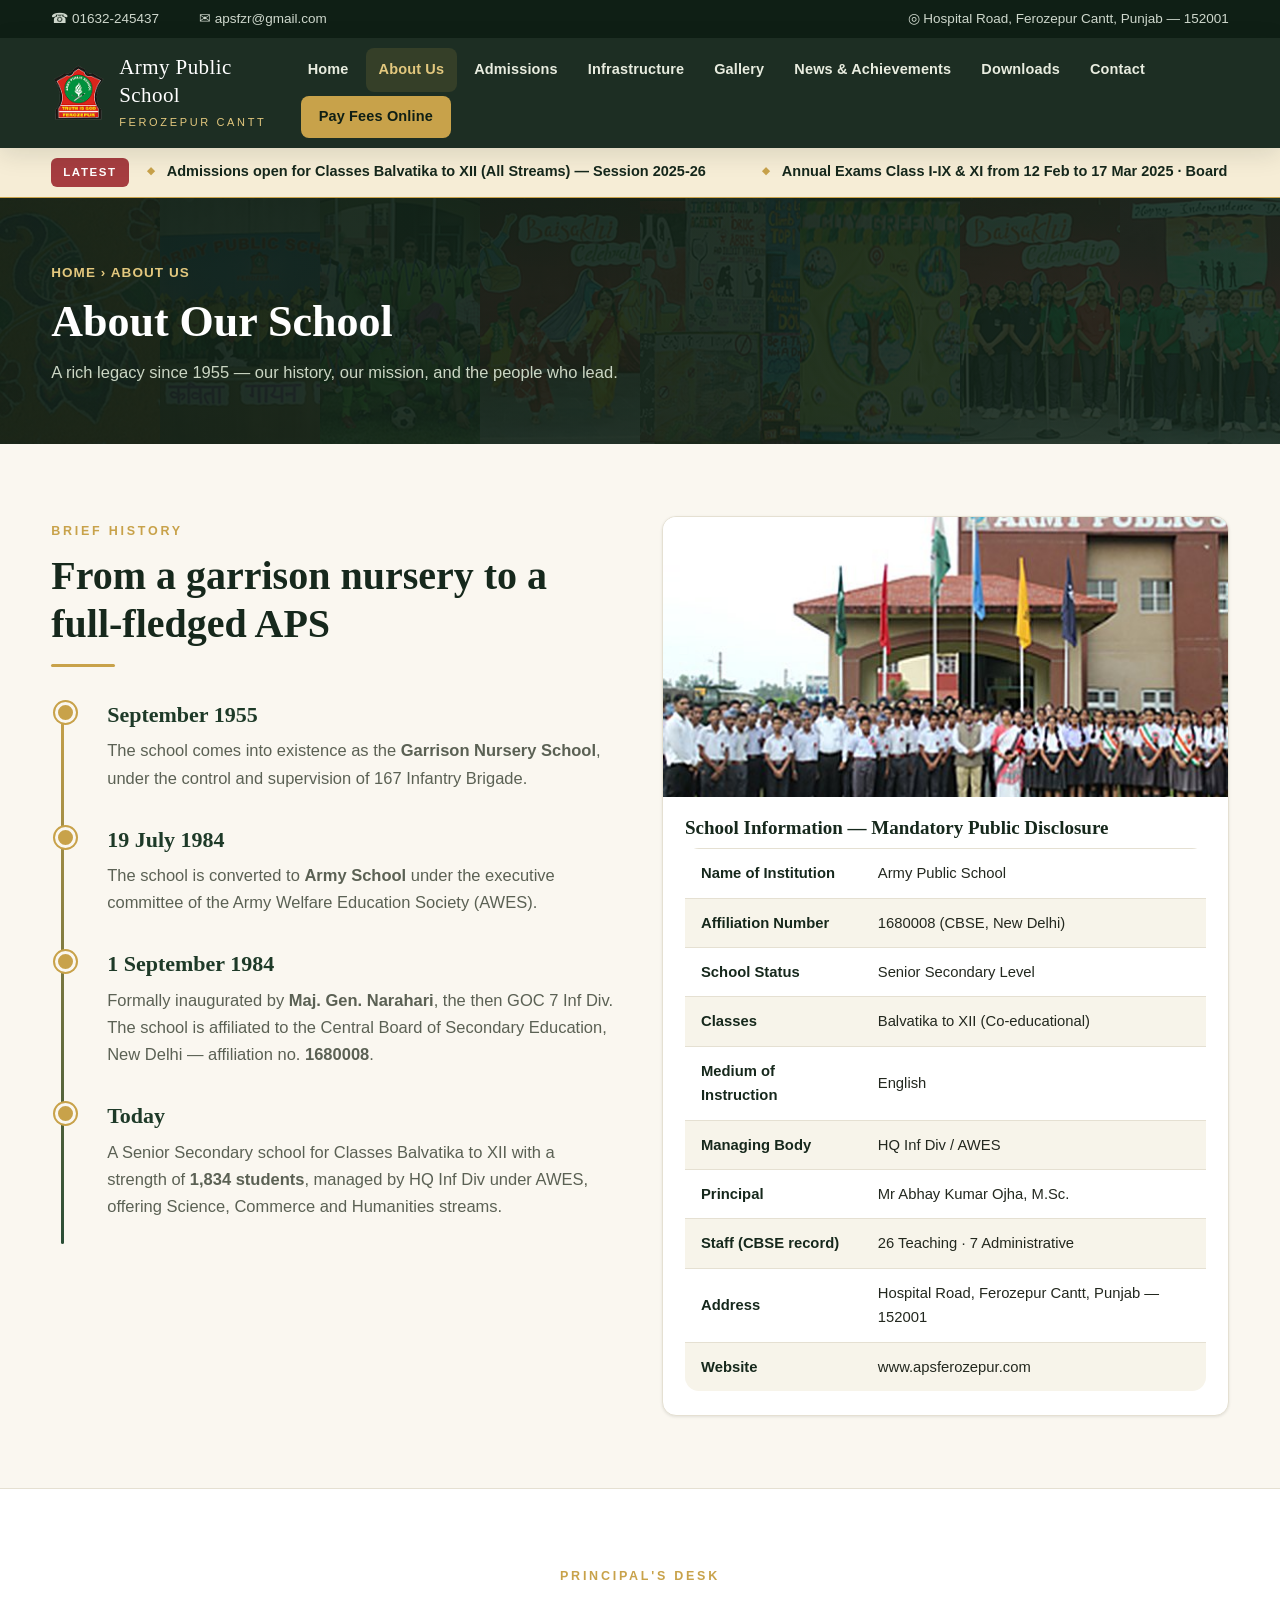
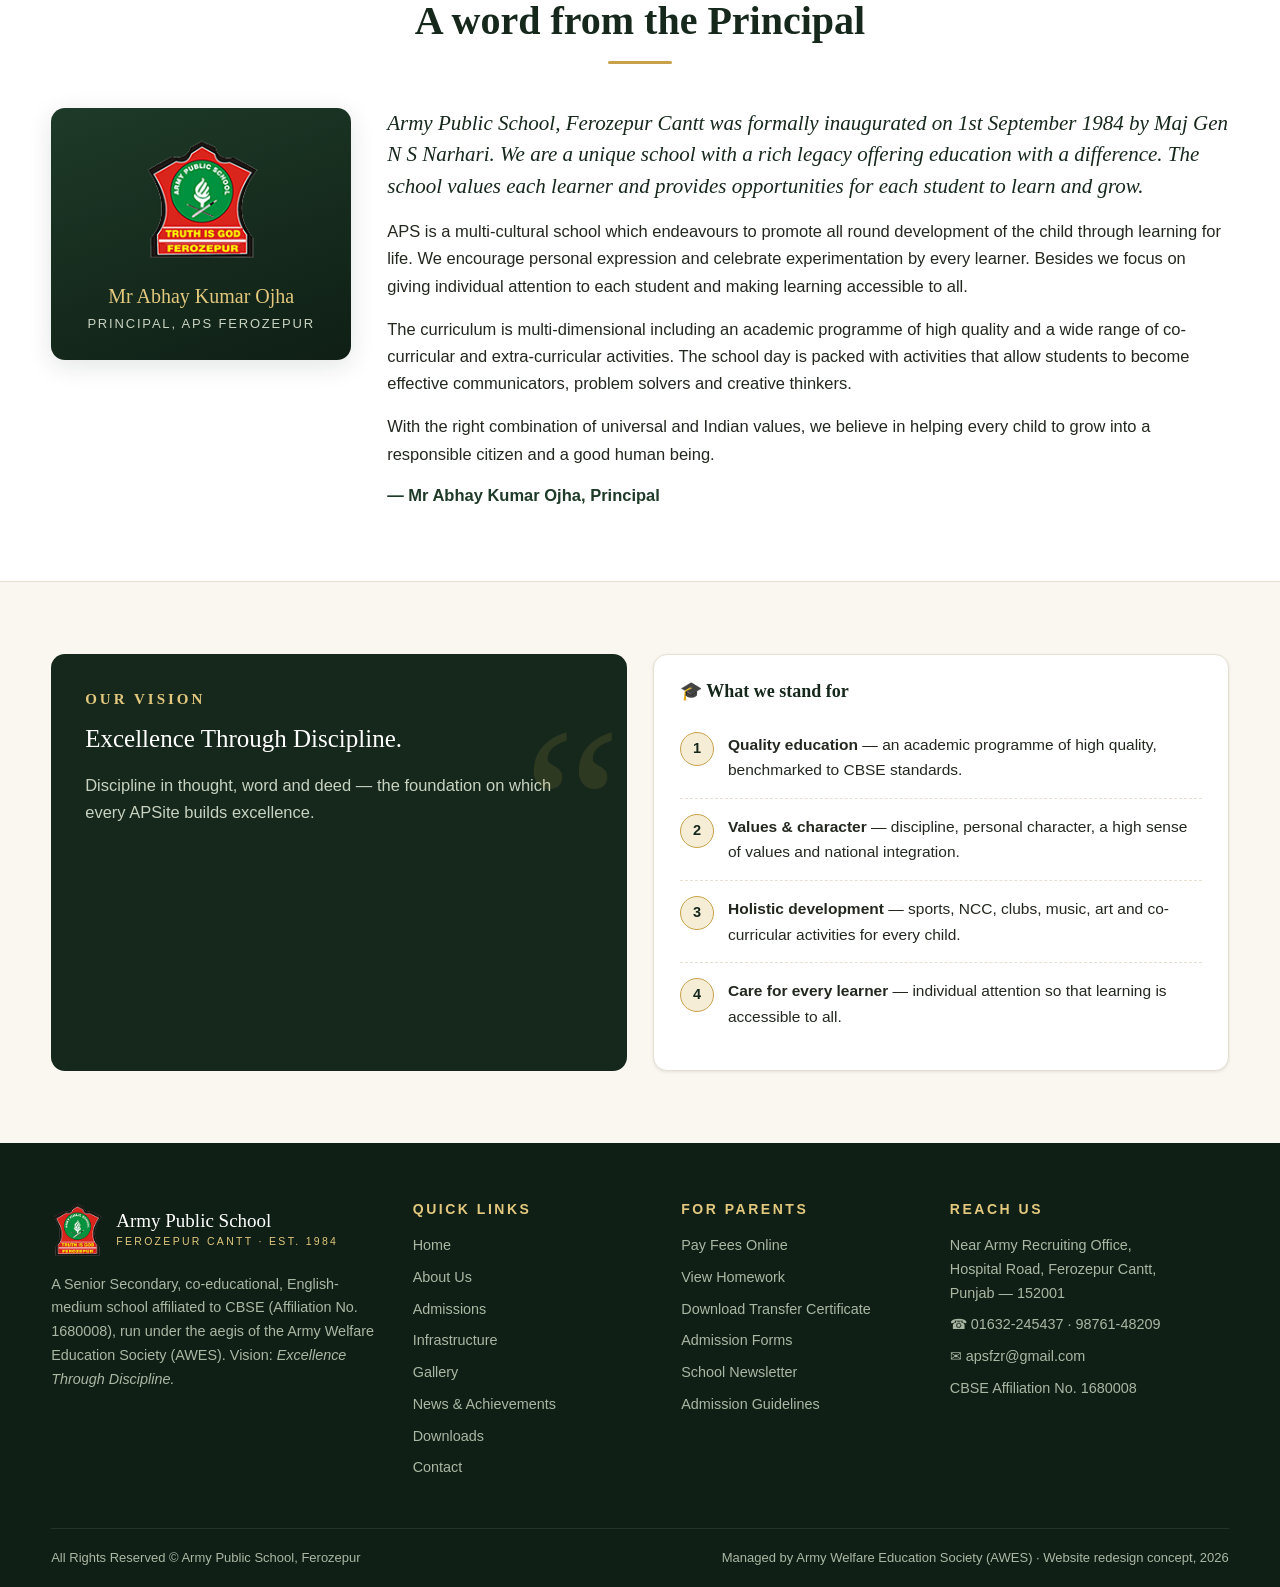
<file: about.html>
<!DOCTYPE html>
<html lang="en">
<head>
<meta charset="UTF-8">
<meta name="viewport" content="width=device-width, initial-scale=1.0">
<title>About Us | Army Public School, Ferozepur</title>
<meta name="description" content="History of Army Public School Ferozepur - from Garrison Nursery School 1955 to a CBSE senior secondary school. Principal's desk, mandatory disclosure.">
<link rel="icon" type="image/png" href="favicon.png">
<link rel="stylesheet" href="css/style.css">

</head>
<body>

<div class="topbar">
  <div class="container">
    <div class="contact-mini">
      <span>☎ 01632-245437</span>
      <span>✉ apsfzr@gmail.com</span>
    </div>
    <div>◎ Hospital Road, Ferozepur Cantt, Punjab &mdash; 152001</div>
  </div>
</div>

<nav class="nav-wrap">
  <div class="container nav">
    <a class="brand" href="index.html">
      <img src="images/logo.png" alt="Army Public School Ferozepur crest">
      <span>
        <span class="brand-name">Army Public School</span>
        <span class="brand-sub">Ferozepur Cantt</span>
      </span>
    </a>
    <button class="nav-toggle" aria-label="Toggle menu"><span></span><span></span><span></span></button>
    <ul class="nav-links"><a href="index.html">Home</a><a href="about.html" class="active">About Us</a><a href="admission.html">Admissions</a><a href="infrastructure.html">Infrastructure</a><a href="gallery.html">Gallery</a><a href="news.html">News & Achievements</a><a href="downloads.html">Downloads</a><a href="contact.html">Contact</a>
      <li style="display:contents;"><a class="nav-cta" href="https://www.apsdigicamp.com/" target="_blank" rel="noopener">Pay Fees Online</a></li>
    </ul>
  </div>
</nav>

<div class="ticker">
  <div class="container">
    <span class="label">Latest</span>
    <div class="items"><div class="track"><span>Admissions open for Classes Balvatika to XII (All Streams) — Session 2025-26</span><span>Annual Exams Class I-IX & XI from 12 Feb to 17 Mar 2025 &middot; Board Exams Class X & XII from 15 Feb to 01 Apr 2025</span><span>Teaching & Non-Teaching Staff Vacancies (LSB-2025) — application forms in the Downloads section</span><span>School Newsletter — February 2025 edition now available in Downloads</span><span>School achieved 100% result with API 442.34 (Class X) in CBSE 2023-24 Boards</span></div></div>
  </div>
</div>

<div class="page-head">
  <div class="mosaic"><img src="images/97.JPG" alt="School life at APS Ferozepur"><img src="images/85.JPG" alt="School life at APS Ferozepur"><img src="images/64.JPG" alt="School life at APS Ferozepur"><img src="images/121.JPG" alt="School life at APS Ferozepur"><img src="images/141.JPG" alt="School life at APS Ferozepur"><img src="images/152.JPG" alt="School life at APS Ferozepur"><img src="images/119.JPG" alt="School life at APS Ferozepur"><img src="images/159.JPG" alt="School life at APS Ferozepur"></div>
  <div class="container inner">
    <div class="breadcrumb"><a href="index.html">Home</a> &rsaquo; About Us</div>
    <h1>About Our School</h1>
    <p>A rich legacy since 1955 — our history, our mission, and the people who lead.</p>
  </div>
</div>

<section class="section">
  <div class="container grid-2" style="align-items:start;gap:44px;">
    <div class="reveal">
      <div class="section-head" style="text-align:left;margin:0 0 18px;">
        <span class="kicker">Brief History</span>
        <h2>From a garrison nursery to a full-fledged APS</h2>
        <div class="rule" style="margin:16px 0 0;"></div>
      </div>
      <div class="timeline">
        <div class="tl-item">
          <div class="year">September 1955</div>
          <p>The school comes into existence as the <strong>Garrison Nursery School</strong>, under the control and supervision of 167 Infantry Brigade.</p>
        </div>
        <div class="tl-item">
          <div class="year">19 July 1984</div>
          <p>The school is converted to <strong>Army School</strong> under the executive committee of the Army Welfare Education Society (AWES).</p>
        </div>
        <div class="tl-item">
          <div class="year">1 September 1984</div>
          <p>Formally inaugurated by <strong>Maj. Gen. Narahari</strong>, the then GOC 7 Inf Div. The school is affiliated to the Central Board of Secondary Education, New Delhi &mdash; affiliation no. <strong>1680008</strong>.</p>
        </div>
        <div class="tl-item">
          <div class="year">Today</div>
          <p>A Senior Secondary school for Classes Balvatika to XII with a strength of <strong>1,834 students</strong>, managed by HQ Inf Div under AWES, offering Science, Commerce and Humanities streams.</p>
        </div>
      </div>
    </div>
    <div class="reveal">
      <div class="card" style="height:auto;">
        <div class="thumb" style="height:280px;"><img src="images/78.JPG" alt="School assembly in progress"></div>
        <div class="body">
          <h3>School Information &mdash; Mandatory Public Disclosure</h3>
          <div class="table-wrap" style="border:0;box-shadow:none;">
            <table class="data">
              <tr><td class="strong">Name of Institution</td><td>Army Public School</td></tr>
              <tr><td class="strong">Affiliation Number</td><td>1680008 (CBSE, New Delhi)</td></tr>
              <tr><td class="strong">School Status</td><td>Senior Secondary Level</td></tr>
              <tr><td class="strong">Classes</td><td>Balvatika to XII (Co-educational)</td></tr>
              <tr><td class="strong">Medium of Instruction</td><td>English</td></tr>
              <tr><td class="strong">Managing Body</td><td>HQ Inf Div / AWES</td></tr>
              <tr><td class="strong">Principal</td><td>Mr Abhay Kumar Ojha, M.Sc.</td></tr>
              <tr><td class="strong">Staff (CBSE record)</td><td>26 Teaching &middot; 7 Administrative</td></tr>
              <tr><td class="strong">Address</td><td>Hospital Road, Ferozepur Cantt, Punjab &mdash; 152001</td></tr>
              <tr><td class="strong">Website</td><td>www.apsferozepur.com</td></tr>
            </table>
          </div>
        </div>
      </div>
    </div>
  </div>
</section>

<section class="section alt">
  <div class="container">
    <div class="section-head reveal">
      <span class="kicker">Principal's Desk</span>
      <h2>A word from the Principal</h2>
      <div class="rule"></div>
    </div>
    <div class="principal">
      <div class="photo reveal">
        <img src="images/logo.png" style="width:120px;" alt="School crest">
        <div class="nm">Mr Abhay Kumar Ojha</div>
        <div style="font-size:13px;letter-spacing:0.14em;text-transform:uppercase;color:#c9d3c2;">Principal, APS Ferozepur</div>
      </div>
      <div class="reveal">
        <p class="quote">Army Public School, Ferozepur Cantt was formally inaugurated on 1st September 1984 by Maj Gen N S Narhari. We are a unique school with a rich legacy offering education with a difference. The school values each learner and provides opportunities for each student to learn and grow.</p>
        <p style="margin-top:16px;">APS is a multi-cultural school which endeavours to promote all round development of the child through learning for life. We encourage personal expression and celebrate experimentation by every learner. Besides we focus on giving individual attention to each student and making learning accessible to all.</p>
        <p style="margin-top:16px;">The curriculum is multi-dimensional including an academic programme of high quality and a wide range of co-curricular and extra-curricular activities. The school day is packed with activities that allow students to become effective communicators, problem solvers and creative thinkers.</p>
        <p style="margin-top:16px;">With the right combination of universal and Indian values, we believe in helping every child to grow into a responsible citizen and a good human being.</p>
        <div class="signature">&mdash; Mr Abhay Kumar Ojha, Principal</div>
      </div>
    </div>
  </div>
</section>

<section class="section">
  <div class="container grid-2">
    <div class="vision-panel reveal">
      <h3>Our Vision</h3>
      <p class="big">Excellence Through Discipline.</p>
      <p style="margin-top:14px;">Discipline in thought, word and deed &mdash; the foundation on which every APSite builds excellence.</p>
    </div>
    <div class="info-card reveal">
      <h3>🎓 What we stand for</h3>
      <ul class="aims">
        <li><span class="n">1</span><span><strong>Quality education</strong> &mdash; an academic programme of high quality, benchmarked to CBSE standards.</span></li>
        <li><span class="n">2</span><span><strong>Values & character</strong> &mdash; discipline, personal character, a high sense of values and national integration.</span></li>
        <li><span class="n">3</span><span><strong>Holistic development</strong> &mdash; sports, NCC, clubs, music, art and co-curricular activities for every child.</span></li>
        <li><span class="n">4</span><span><strong>Care for every learner</strong> &mdash; individual attention so that learning is accessible to all.</span></li>
      </ul>
    </div>
  </div>
</section>


<footer>
  <div class="container footer-main">
    <div>
      <div class="footer-brand">
        <img src="images/logo.png" alt="APS Ferozepur crest">
        <div>
          <div class="nm">Army Public School</div>
          <div class="sub">Ferozepur Cantt &middot; Est. 1984</div>
        </div>
      </div>
      <p>A Senior Secondary, co-educational, English-medium school affiliated to CBSE (Affiliation No. 1680008), run under the aegis of the Army Welfare Education Society (AWES). Vision: <em>Excellence Through Discipline.</em></p>
    </div>
    <div>
      <h4>Quick Links</h4>
      <ul><li><a href="index.html">Home</a></li><li><a href="about.html">About Us</a></li><li><a href="admission.html">Admissions</a></li><li><a href="infrastructure.html">Infrastructure</a></li><li><a href="gallery.html">Gallery</a></li><li><a href="news.html">News & Achievements</a></li><li><a href="downloads.html">Downloads</a></li><li><a href="contact.html">Contact</a></li></ul>
    </div>
    <div>
      <h4>For Parents</h4>
      <ul>
        <li><a href="https://www.apsdigicamp.com/" target="_blank" rel="noopener">Pay Fees Online</a></li>
        <li><a href="downloads.html#homework">View Homework</a></li>
        <li><a href="downloads.html#tc">Download Transfer Certificate</a></li>
        <li><a href="downloads.html#admission-docs">Admission Forms</a></li>
        <li><a href="downloads.html#newsletter">School Newsletter</a></li>
        <li><a href="admission.html">Admission Guidelines</a></li>
      </ul>
    </div>
    <div>
      <h4>Reach Us</h4>
      <ul>
        <li>Near Army Recruiting Office,<br>Hospital Road, Ferozepur Cantt,<br>Punjab &mdash; 152001</li>
        <li>☎ 01632-245437 &middot; 98761-48209</li>
        <li>✉ apsfzr@gmail.com</li>
        <li>CBSE Affiliation No. 1680008</li>
      </ul>
    </div>
  </div>
  <div class="container footer-bottom">
    <span>All Rights Reserved &copy; Army Public School, Ferozepur</span>
    <span>Managed by Army Welfare Education Society (AWES) &middot; Website redesign concept, 2026</span>
  </div>
</footer>
<button id="toTop" aria-label="Back to top">▲</button>
<script src="js/main.js"></script>
</body>
</html>
</file>
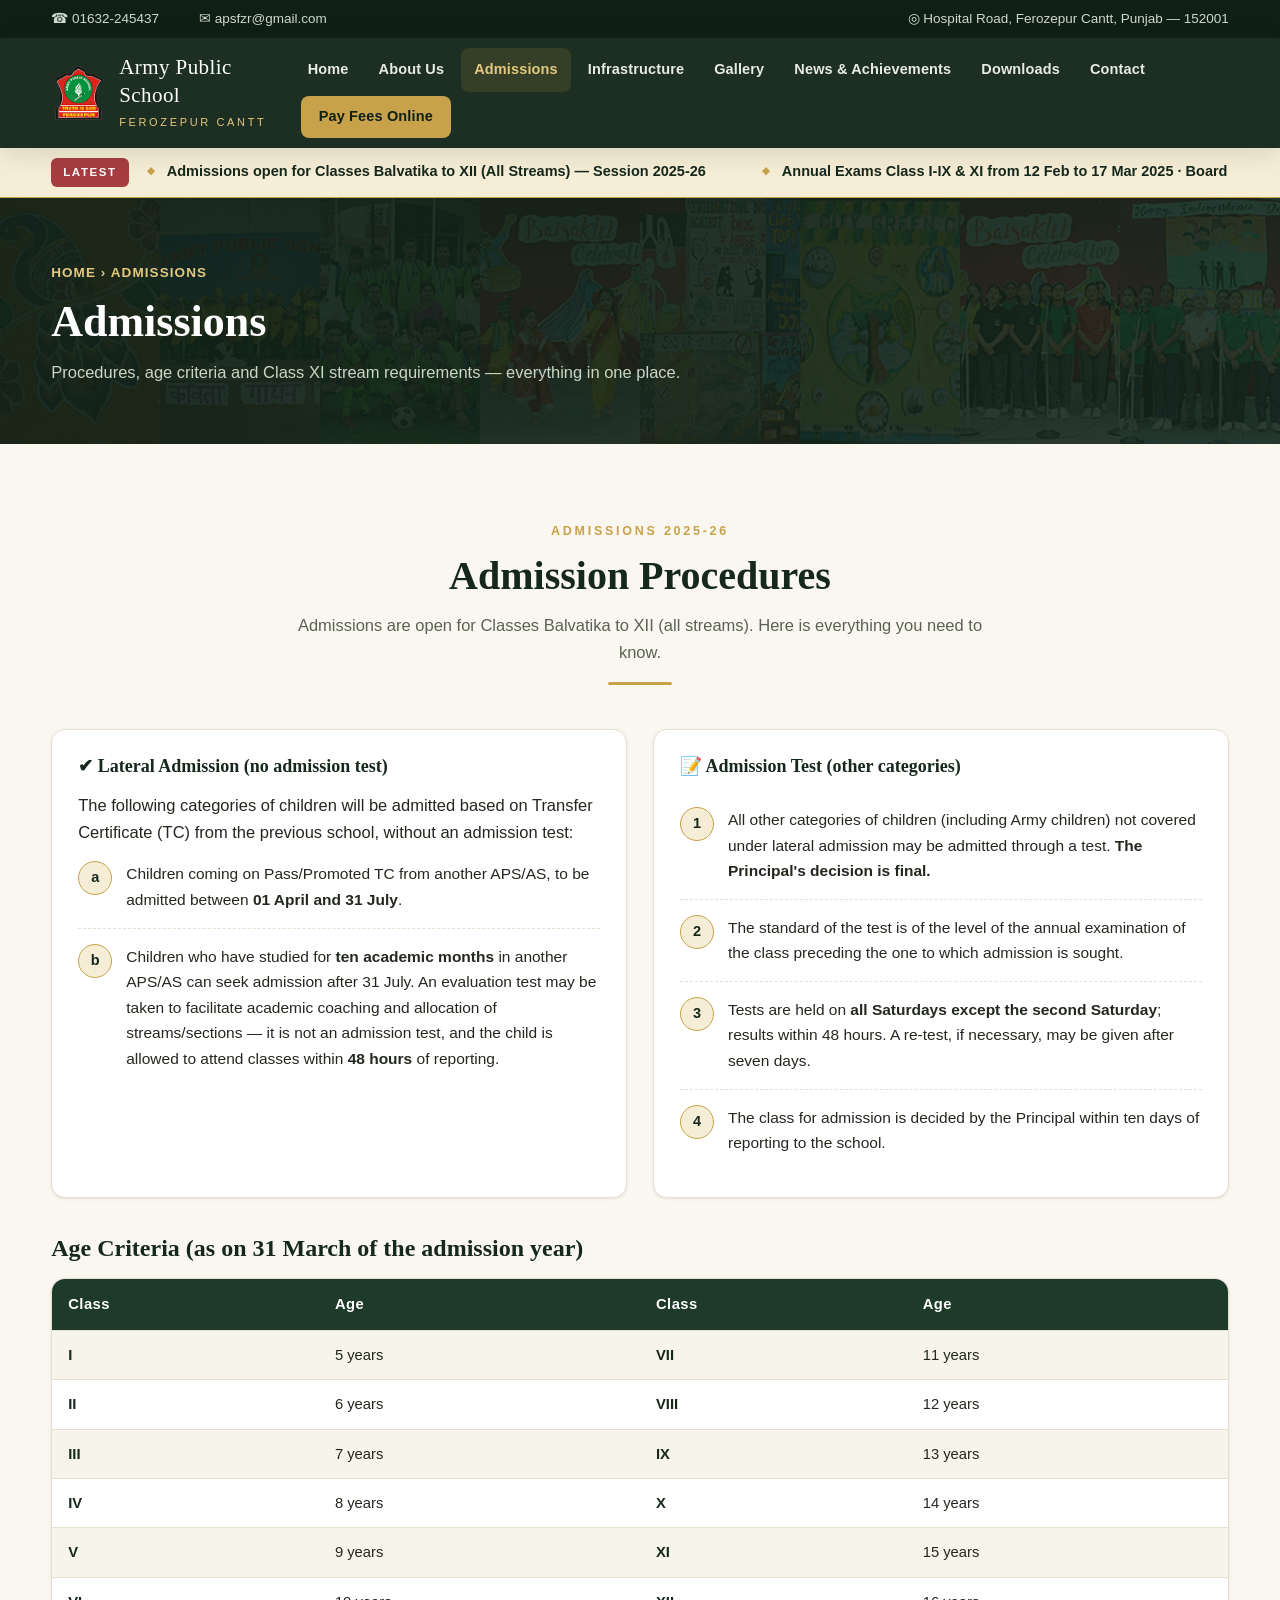
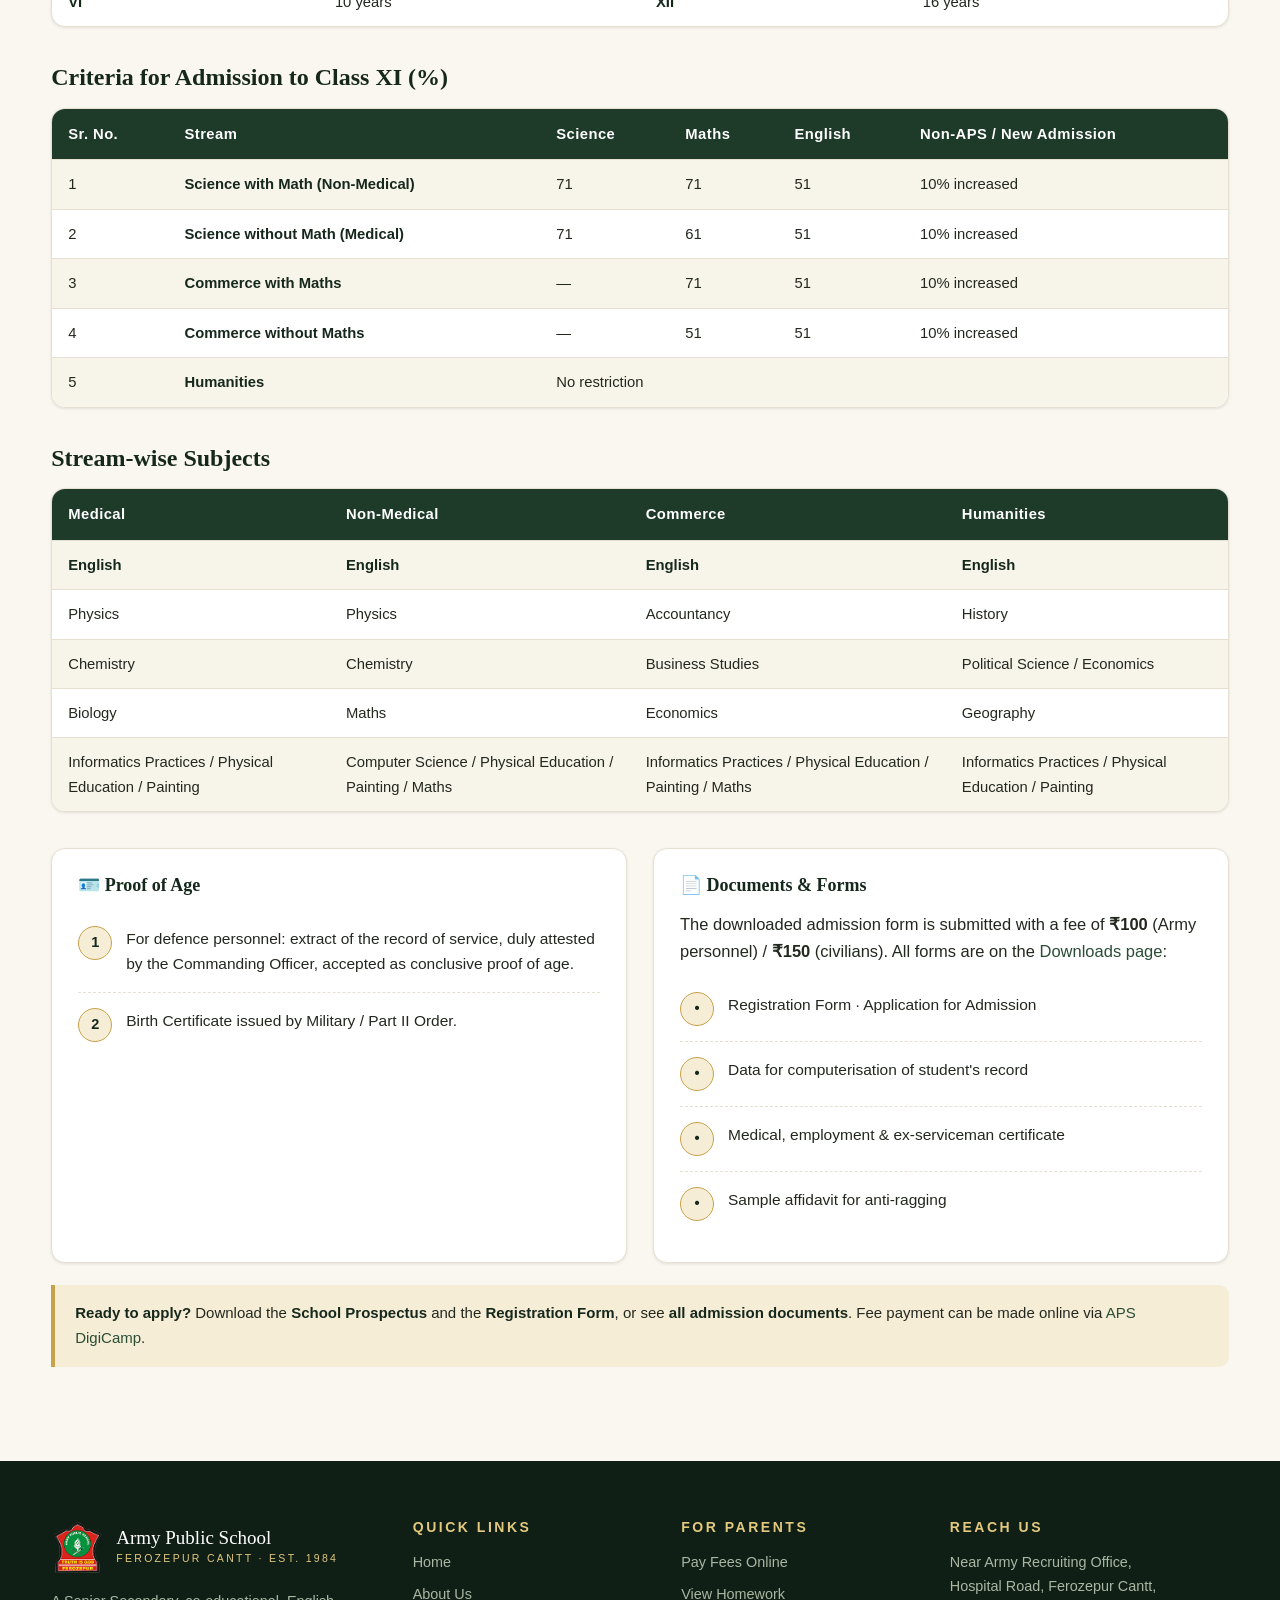
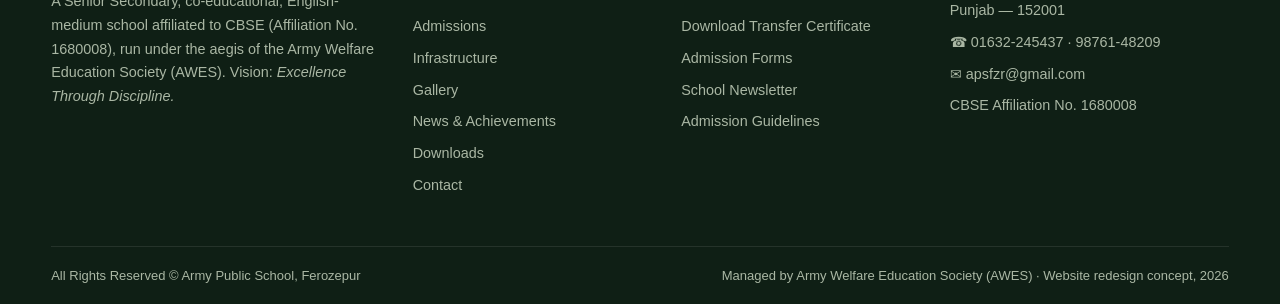
<file: admission.html>
<!DOCTYPE html>
<html lang="en">
<head>
<meta charset="UTF-8">
<meta name="viewport" content="width=device-width, initial-scale=1.0">
<title>Admissions | Army Public School, Ferozepur</title>
<meta name="description" content="Admission procedures, age criteria, Class XI stream criteria and subjects at Army Public School Ferozepur. Admissions open Balvatika to XII.">
<link rel="icon" type="image/png" href="favicon.png">
<link rel="stylesheet" href="css/style.css">

</head>
<body>

<div class="topbar">
  <div class="container">
    <div class="contact-mini">
      <span>☎ 01632-245437</span>
      <span>✉ apsfzr@gmail.com</span>
    </div>
    <div>◎ Hospital Road, Ferozepur Cantt, Punjab &mdash; 152001</div>
  </div>
</div>

<nav class="nav-wrap">
  <div class="container nav">
    <a class="brand" href="index.html">
      <img src="images/logo.png" alt="Army Public School Ferozepur crest">
      <span>
        <span class="brand-name">Army Public School</span>
        <span class="brand-sub">Ferozepur Cantt</span>
      </span>
    </a>
    <button class="nav-toggle" aria-label="Toggle menu"><span></span><span></span><span></span></button>
    <ul class="nav-links"><a href="index.html">Home</a><a href="about.html">About Us</a><a href="admission.html" class="active">Admissions</a><a href="infrastructure.html">Infrastructure</a><a href="gallery.html">Gallery</a><a href="news.html">News & Achievements</a><a href="downloads.html">Downloads</a><a href="contact.html">Contact</a>
      <li style="display:contents;"><a class="nav-cta" href="https://www.apsdigicamp.com/" target="_blank" rel="noopener">Pay Fees Online</a></li>
    </ul>
  </div>
</nav>

<div class="ticker">
  <div class="container">
    <span class="label">Latest</span>
    <div class="items"><div class="track"><span>Admissions open for Classes Balvatika to XII (All Streams) — Session 2025-26</span><span>Annual Exams Class I-IX & XI from 12 Feb to 17 Mar 2025 &middot; Board Exams Class X & XII from 15 Feb to 01 Apr 2025</span><span>Teaching & Non-Teaching Staff Vacancies (LSB-2025) — application forms in the Downloads section</span><span>School Newsletter — February 2025 edition now available in Downloads</span><span>School achieved 100% result with API 442.34 (Class X) in CBSE 2023-24 Boards</span></div></div>
  </div>
</div>

<div class="page-head">
  <div class="mosaic"><img src="images/97.JPG" alt="School life at APS Ferozepur"><img src="images/85.JPG" alt="School life at APS Ferozepur"><img src="images/64.JPG" alt="School life at APS Ferozepur"><img src="images/121.JPG" alt="School life at APS Ferozepur"><img src="images/141.JPG" alt="School life at APS Ferozepur"><img src="images/152.JPG" alt="School life at APS Ferozepur"><img src="images/119.JPG" alt="School life at APS Ferozepur"><img src="images/159.JPG" alt="School life at APS Ferozepur"></div>
  <div class="container inner">
    <div class="breadcrumb"><a href="index.html">Home</a> &rsaquo; Admissions</div>
    <h1>Admissions</h1>
    <p>Procedures, age criteria and Class XI stream requirements — everything in one place.</p>
  </div>
</div>

<section class="section">
  <div class="container">
    <div class="section-head reveal">
      <span class="kicker">Admissions 2025-26</span>
      <h2>Admission Procedures</h2>
      <p>Admissions are open for Classes Balvatika to XII (all streams). Here is everything you need to know.</p>
      <div class="rule"></div>
    </div>

    <div class="grid-2" style="margin-bottom:14px;">
      <div class="info-card reveal">
        <h3>✔ Lateral Admission (no admission test)</h3>
        <p>The following categories of children will be admitted based on Transfer Certificate (TC) from the previous school, without an admission test:</p>
        <ul class="aims">
          <li><span class="n">a</span><span>Children coming on Pass/Promoted TC from another APS/AS, to be admitted between <strong>01 April and 31 July</strong>.</span></li>
          <li><span class="n">b</span><span>Children who have studied for <strong>ten academic months</strong> in another APS/AS can seek admission after 31 July. An evaluation test may be taken to facilitate academic coaching and allocation of streams/sections &mdash; it is not an admission test, and the child is allowed to attend classes within <strong>48 hours</strong> of reporting.</span></li>
        </ul>
      </div>
      <div class="info-card reveal">
        <h3>📝 Admission Test (other categories)</h3>
        <ul class="aims">
          <li><span class="n">1</span><span>All other categories of children (including Army children) not covered under lateral admission may be admitted through a test. <strong>The Principal's decision is final.</strong></span></li>
          <li><span class="n">2</span><span>The standard of the test is of the level of the annual examination of the class preceding the one to which admission is sought.</span></li>
          <li><span class="n">3</span><span>Tests are held on <strong>all Saturdays except the second Saturday</strong>; results within 48 hours. A re-test, if necessary, may be given after seven days.</span></li>
          <li><span class="n">4</span><span>The class for admission is decided by the Principal within ten days of reporting to the school.</span></li>
        </ul>
      </div>
    </div>

    <h3 class="reveal" style="margin:36px 0 16px;font-size:24px;">Age Criteria (as on 31 March of the admission year)</h3>
    <div class="table-wrap reveal">
      <table class="data">
        <tr><th>Class</th><th>Age</th><th>Class</th><th>Age</th></tr>
        <tr><td class="strong">I</td><td>5 years</td><td class="strong">VII</td><td>11 years</td></tr>
        <tr><td class="strong">II</td><td>6 years</td><td class="strong">VIII</td><td>12 years</td></tr>
        <tr><td class="strong">III</td><td>7 years</td><td class="strong">IX</td><td>13 years</td></tr>
        <tr><td class="strong">IV</td><td>8 years</td><td class="strong">X</td><td>14 years</td></tr>
        <tr><td class="strong">V</td><td>9 years</td><td class="strong">XI</td><td>15 years</td></tr>
        <tr><td class="strong">VI</td><td>10 years</td><td class="strong">XII</td><td>16 years</td></tr>
      </table>
    </div>

    <h3 class="reveal" style="margin:36px 0 16px;font-size:24px;">Criteria for Admission to Class XI (%)</h3>
    <div class="table-wrap reveal">
      <table class="data">
        <tr><th>Sr. No.</th><th>Stream</th><th>Science</th><th>Maths</th><th>English</th><th>Non-APS / New Admission</th></tr>
        <tr><td>1</td><td class="strong">Science with Math (Non-Medical)</td><td>71</td><td>71</td><td>51</td><td>10% increased</td></tr>
        <tr><td>2</td><td class="strong">Science without Math (Medical)</td><td>71</td><td>61</td><td>51</td><td>10% increased</td></tr>
        <tr><td>3</td><td class="strong">Commerce with Maths</td><td>&mdash;</td><td>71</td><td>51</td><td>10% increased</td></tr>
        <tr><td>4</td><td class="strong">Commerce without Maths</td><td>&mdash;</td><td>51</td><td>51</td><td>10% increased</td></tr>
        <tr><td>5</td><td class="strong">Humanities</td><td colspan="4">No restriction</td></tr>
      </table>
    </div>

    <h3 class="reveal" style="margin:36px 0 16px;font-size:24px;">Stream-wise Subjects</h3>
    <div class="table-wrap reveal">
      <table class="data">
        <tr><th>Medical</th><th>Non-Medical</th><th>Commerce</th><th>Humanities</th></tr>
        <tr><td class="strong">English</td><td class="strong">English</td><td class="strong">English</td><td class="strong">English</td></tr>
        <tr><td>Physics</td><td>Physics</td><td>Accountancy</td><td>History</td></tr>
        <tr><td>Chemistry</td><td>Chemistry</td><td>Business Studies</td><td>Political Science / Economics</td></tr>
        <tr><td>Biology</td><td>Maths</td><td>Economics</td><td>Geography</td></tr>
        <tr><td>Informatics Practices / Physical Education / Painting</td><td>Computer Science / Physical Education / Painting / Maths</td><td>Informatics Practices / Physical Education / Painting / Maths</td><td>Informatics Practices / Physical Education / Painting</td></tr>
      </table>
    </div>

    <div class="grid-2" style="margin-top:36px;">
      <div class="info-card reveal">
        <h3>🪪 Proof of Age</h3>
        <ul class="aims">
          <li><span class="n">1</span><span>For defence personnel: extract of the record of service, duly attested by the Commanding Officer, accepted as conclusive proof of age.</span></li>
          <li><span class="n">2</span><span>Birth Certificate issued by Military / Part II Order.</span></li>
        </ul>
      </div>
      <div class="info-card reveal">
        <h3>📄 Documents & Forms</h3>
        <p style="margin-bottom:12px;">The downloaded admission form is submitted with a fee of <strong>₹100</strong> (Army personnel) / <strong>₹150</strong> (civilians). All forms are on the <a href="downloads.html#admission-docs">Downloads page</a>:</p>
        <ul class="aims">
          <li><span class="n">•</span><span>Registration Form &middot; Application for Admission</span></li>
          <li><span class="n">•</span><span>Data for computerisation of student's record</span></li>
          <li><span class="n">•</span><span>Medical, employment & ex-serviceman certificate</span></li>
          <li><span class="n">•</span><span>Sample affidavit for anti-ragging</span></li>
        </ul>
      </div>
    </div>

    <div class="note reveal">
      <strong>Ready to apply?</strong> Download the <a href="download/SCHOOLPROSPECTUS.pdf" target="_blank"><strong>School Prospectus</strong></a> and the <a href="download/RegistrationForm.pdf" target="_blank"><strong>Registration Form</strong></a>, or see <a href="downloads.html#admission-docs"><strong>all admission documents</strong></a>. Fee payment can be made online via <a href="https://www.apsdigicamp.com/" target="_blank" rel="noopener">APS DigiCamp</a>.
    </div>
  </div>
</section>


<footer>
  <div class="container footer-main">
    <div>
      <div class="footer-brand">
        <img src="images/logo.png" alt="APS Ferozepur crest">
        <div>
          <div class="nm">Army Public School</div>
          <div class="sub">Ferozepur Cantt &middot; Est. 1984</div>
        </div>
      </div>
      <p>A Senior Secondary, co-educational, English-medium school affiliated to CBSE (Affiliation No. 1680008), run under the aegis of the Army Welfare Education Society (AWES). Vision: <em>Excellence Through Discipline.</em></p>
    </div>
    <div>
      <h4>Quick Links</h4>
      <ul><li><a href="index.html">Home</a></li><li><a href="about.html">About Us</a></li><li><a href="admission.html">Admissions</a></li><li><a href="infrastructure.html">Infrastructure</a></li><li><a href="gallery.html">Gallery</a></li><li><a href="news.html">News & Achievements</a></li><li><a href="downloads.html">Downloads</a></li><li><a href="contact.html">Contact</a></li></ul>
    </div>
    <div>
      <h4>For Parents</h4>
      <ul>
        <li><a href="https://www.apsdigicamp.com/" target="_blank" rel="noopener">Pay Fees Online</a></li>
        <li><a href="downloads.html#homework">View Homework</a></li>
        <li><a href="downloads.html#tc">Download Transfer Certificate</a></li>
        <li><a href="downloads.html#admission-docs">Admission Forms</a></li>
        <li><a href="downloads.html#newsletter">School Newsletter</a></li>
        <li><a href="admission.html">Admission Guidelines</a></li>
      </ul>
    </div>
    <div>
      <h4>Reach Us</h4>
      <ul>
        <li>Near Army Recruiting Office,<br>Hospital Road, Ferozepur Cantt,<br>Punjab &mdash; 152001</li>
        <li>☎ 01632-245437 &middot; 98761-48209</li>
        <li>✉ apsfzr@gmail.com</li>
        <li>CBSE Affiliation No. 1680008</li>
      </ul>
    </div>
  </div>
  <div class="container footer-bottom">
    <span>All Rights Reserved &copy; Army Public School, Ferozepur</span>
    <span>Managed by Army Welfare Education Society (AWES) &middot; Website redesign concept, 2026</span>
  </div>
</footer>
<button id="toTop" aria-label="Back to top">▲</button>
<script src="js/main.js"></script>
</body>
</html>
</file>
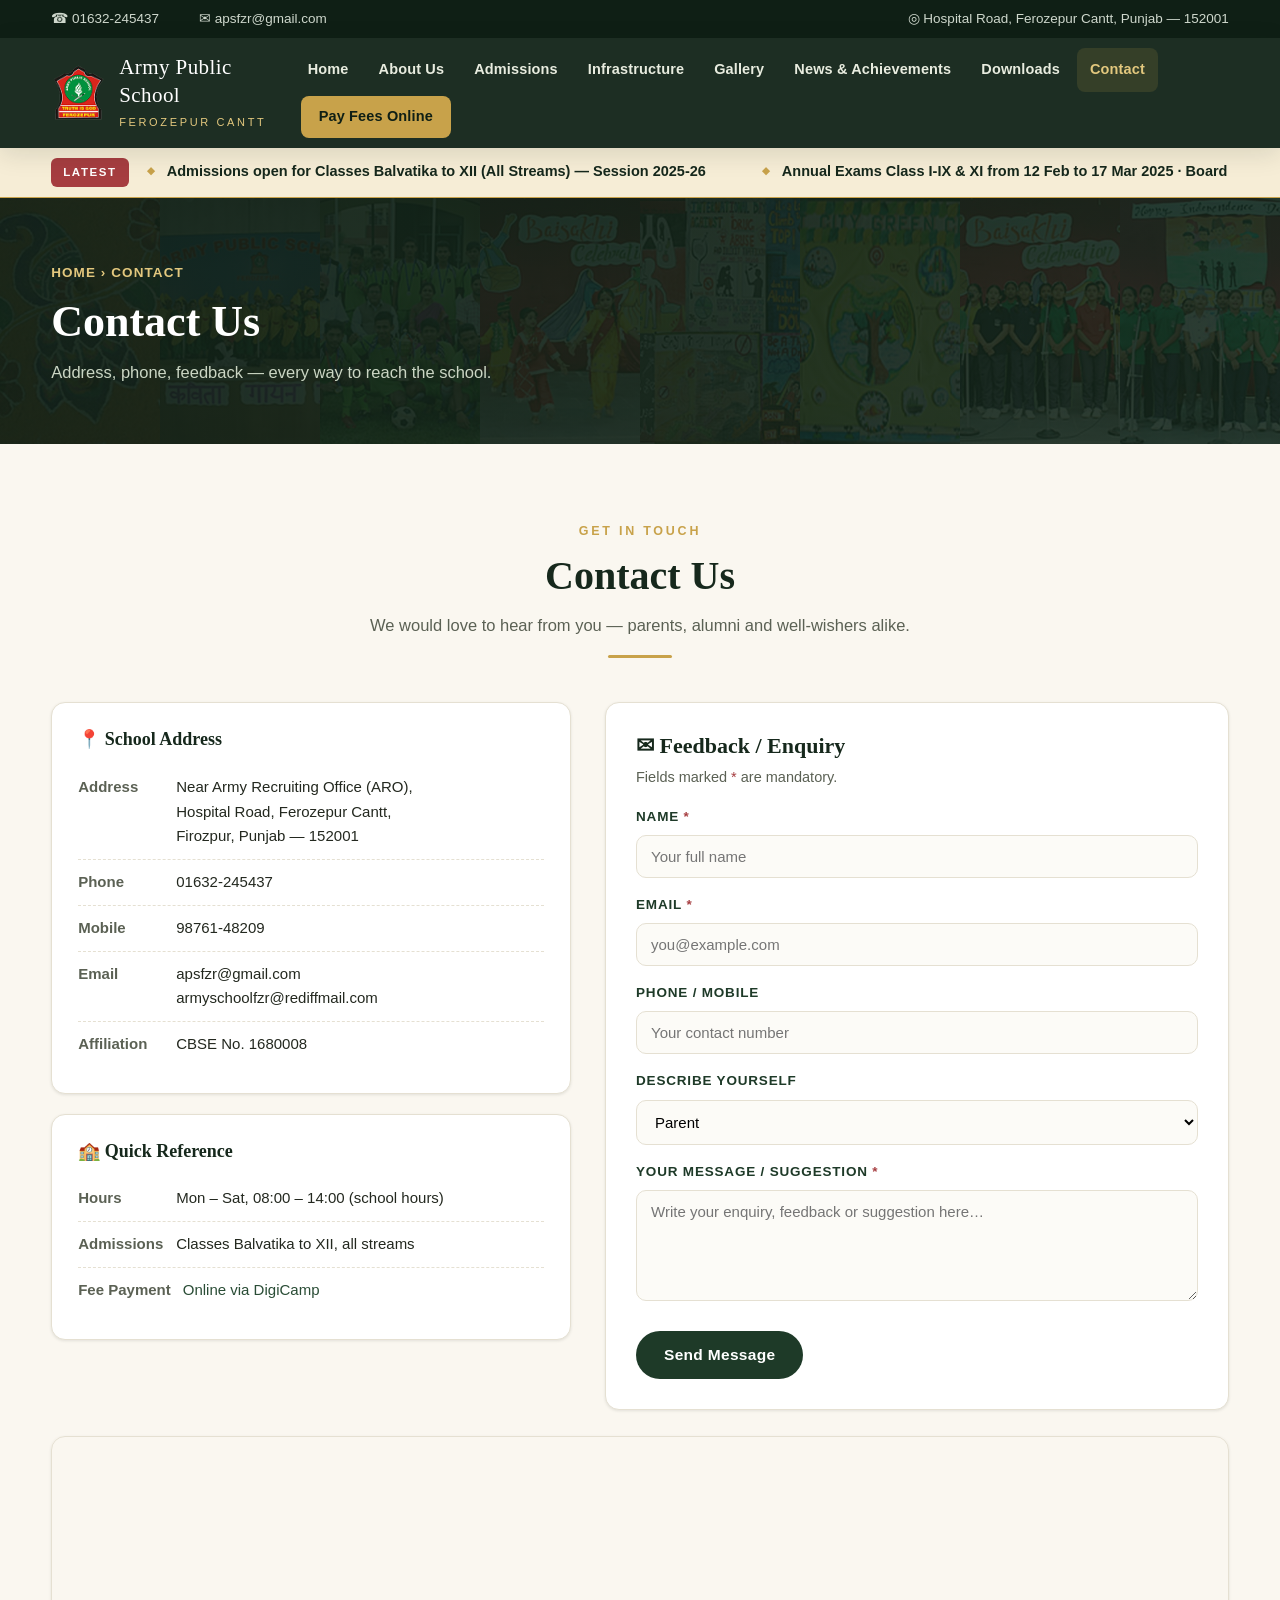
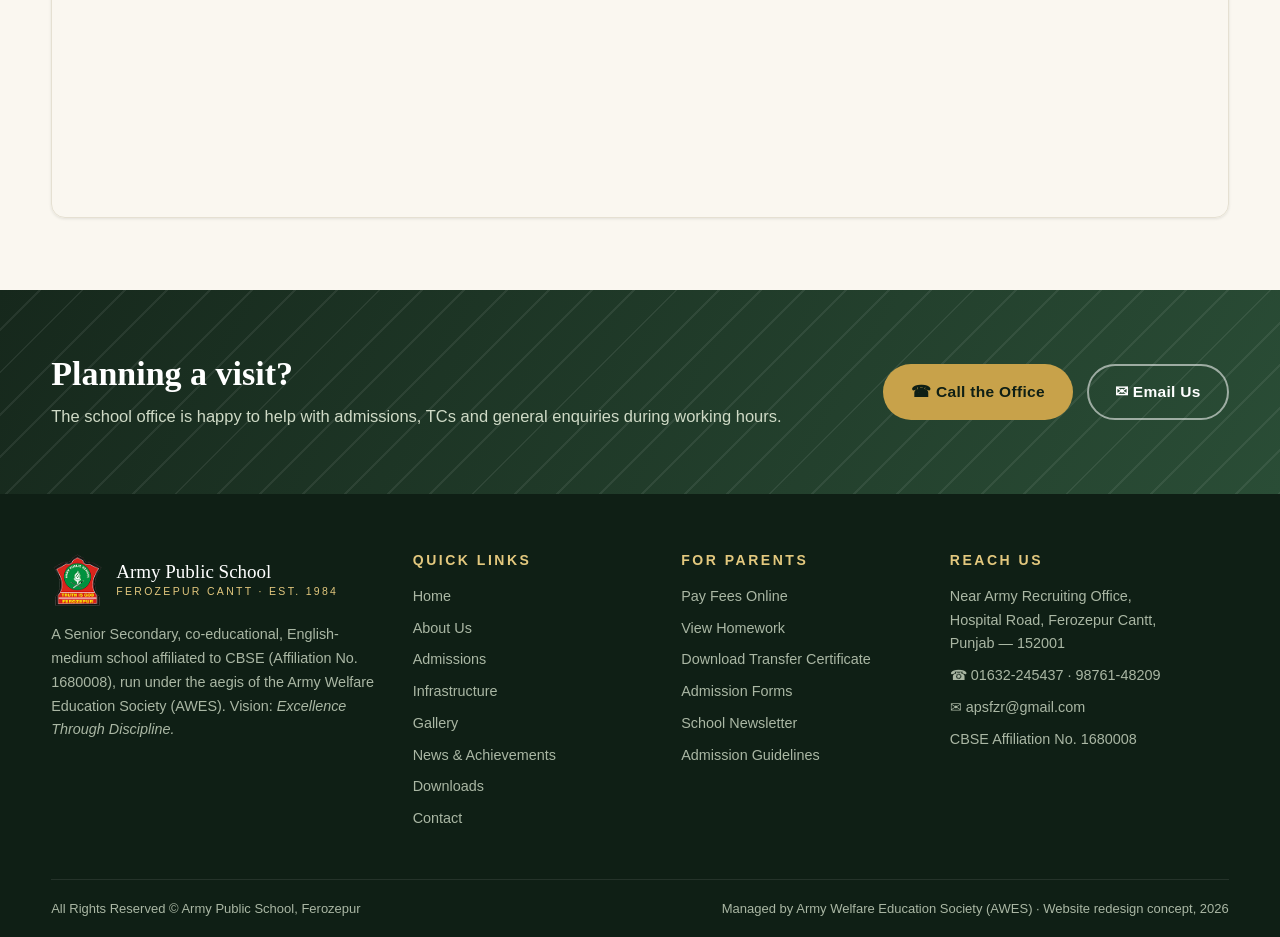
<file: contact.html>
<!DOCTYPE html>
<html lang="en">
<head>
<meta charset="UTF-8">
<meta name="viewport" content="width=device-width, initial-scale=1.0">
<title>Contact Us | Army Public School, Ferozepur</title>
<meta name="description" content="Contact Army Public School Ferozepur Cantt - Hospital Road, Ferozepur Cantt, Punjab 152001. Phone 01632-245437.">
<link rel="icon" type="image/png" href="favicon.png">
<link rel="stylesheet" href="css/style.css">

</head>
<body>

<div class="topbar">
  <div class="container">
    <div class="contact-mini">
      <span>☎ 01632-245437</span>
      <span>✉ apsfzr@gmail.com</span>
    </div>
    <div>◎ Hospital Road, Ferozepur Cantt, Punjab &mdash; 152001</div>
  </div>
</div>

<nav class="nav-wrap">
  <div class="container nav">
    <a class="brand" href="index.html">
      <img src="images/logo.png" alt="Army Public School Ferozepur crest">
      <span>
        <span class="brand-name">Army Public School</span>
        <span class="brand-sub">Ferozepur Cantt</span>
      </span>
    </a>
    <button class="nav-toggle" aria-label="Toggle menu"><span></span><span></span><span></span></button>
    <ul class="nav-links"><a href="index.html">Home</a><a href="about.html">About Us</a><a href="admission.html">Admissions</a><a href="infrastructure.html">Infrastructure</a><a href="gallery.html">Gallery</a><a href="news.html">News & Achievements</a><a href="downloads.html">Downloads</a><a href="contact.html" class="active">Contact</a>
      <li style="display:contents;"><a class="nav-cta" href="https://www.apsdigicamp.com/" target="_blank" rel="noopener">Pay Fees Online</a></li>
    </ul>
  </div>
</nav>

<div class="ticker">
  <div class="container">
    <span class="label">Latest</span>
    <div class="items"><div class="track"><span>Admissions open for Classes Balvatika to XII (All Streams) — Session 2025-26</span><span>Annual Exams Class I-IX & XI from 12 Feb to 17 Mar 2025 &middot; Board Exams Class X & XII from 15 Feb to 01 Apr 2025</span><span>Teaching & Non-Teaching Staff Vacancies (LSB-2025) — application forms in the Downloads section</span><span>School Newsletter — February 2025 edition now available in Downloads</span><span>School achieved 100% result with API 442.34 (Class X) in CBSE 2023-24 Boards</span></div></div>
  </div>
</div>

<div class="page-head">
  <div class="mosaic"><img src="images/97.JPG" alt="School life at APS Ferozepur"><img src="images/85.JPG" alt="School life at APS Ferozepur"><img src="images/64.JPG" alt="School life at APS Ferozepur"><img src="images/121.JPG" alt="School life at APS Ferozepur"><img src="images/141.JPG" alt="School life at APS Ferozepur"><img src="images/152.JPG" alt="School life at APS Ferozepur"><img src="images/119.JPG" alt="School life at APS Ferozepur"><img src="images/159.JPG" alt="School life at APS Ferozepur"></div>
  <div class="container inner">
    <div class="breadcrumb"><a href="index.html">Home</a> &rsaquo; Contact</div>
    <h1>Contact Us</h1>
    <p>Address, phone, feedback — every way to reach the school.</p>
  </div>
</div>

<section class="section">
  <div class="container">
    <div class="section-head reveal">
      <span class="kicker">Get in Touch</span>
      <h2>Contact Us</h2>
      <p>We would love to hear from you — parents, alumni and well-wishers alike.</p>
      <div class="rule"></div>
    </div>

    <div class="contact-grid">
      <div>
        <div class="info-card reveal">
          <h3>📍 School Address</h3>
          <div class="row"><span class="k">Address</span><span>Near Army Recruiting Office (ARO),<br>Hospital Road, Ferozepur Cantt,<br>Firozpur, Punjab &mdash; 152001</span></div>
          <div class="row"><span class="k">Phone</span><span>01632-245437</span></div>
          <div class="row"><span class="k">Mobile</span><span>98761-48209</span></div>
          <div class="row"><span class="k">Email</span><span>apsfzr@gmail.com<br>armyschoolfzr@rediffmail.com</span></div>
          <div class="row"><span class="k">Affiliation</span><span>CBSE No. 1680008</span></div>
        </div>
        <div class="info-card reveal" style="margin-top:20px;">
          <h3>🏫 Quick Reference</h3>
          <div class="row"><span class="k">Hours</span><span>Mon &ndash; Sat, 08:00 &ndash; 14:00 (school hours)</span></div>
          <div class="row"><span class="k">Admissions</span><span>Classes Balvatika to XII, all streams</span></div>
          <div class="row"><span class="k">Fee Payment</span><span><a href="https://www.apsdigicamp.com/" target="_blank" rel="noopener">Online via DigiCamp</a></span></div>
        </div>
      </div>

      <form class="feedback reveal" id="feedbackForm">
        <h3 style="font-size:22px;">✉ Feedback / Enquiry</h3>
        <p style="color:var(--ink-soft);font-size:14.5px;margin-top:6px;">Fields marked <span class="req">*</span> are mandatory.</p>
        <label for="fb-name">Name <span class="req">*</span></label>
        <input id="fb-name" type="text" required placeholder="Your full name">
        <label for="fb-email">Email <span class="req">*</span></label>
        <input id="fb-email" type="email" required placeholder="you@example.com">
        <label for="fb-phone">Phone / Mobile</label>
        <input id="fb-phone" type="tel" placeholder="Your contact number">
        <label for="fb-role">Describe Yourself</label>
        <select id="fb-role">
          <option>Parent</option>
          <option>Student</option>
          <option>Alumnus / Alumna</option>
          <option>Well-wisher</option>
          <option>Other</option>
        </select>
        <label for="fb-msg">Your Message / Suggestion <span class="req">*</span></label>
        <textarea id="fb-msg" rows="5" required placeholder="Write your enquiry, feedback or suggestion here…"></textarea>
        <button class="btn btn-green" type="submit" style="margin-top:22px;">Send Message</button>
        <p id="fbNote" style="display:none;margin-top:14px;color:var(--green-700);font-weight:600;"></p>
      </form>
    </div>

    <div class="map-frame reveal">
      <iframe title="Army Public School Ferozepur on Google Maps" loading="lazy" referrerpolicy="no-referrer-when-downgrade"
        src="https://www.google.com/maps?q=Army+Public+School+Ferozepur+Cantt+Punjab&output=embed"></iframe>
    </div>
  </div>
</section>

<div class="cta-band">
  <div class="container">
    <div class="reveal">
      <h2>Planning a visit?</h2>
      <p>The school office is happy to help with admissions, TCs and general enquiries during working hours.</p>
    </div>
    <div class="reveal" style="display:flex;gap:14px;flex-wrap:wrap;">
      <a class="btn btn-gold" href="tel:01632245437">☎ Call the Office</a>
      <a class="btn btn-ghost" href="mailto:apsfzr@gmail.com">✉ Email Us</a>
    </div>
  </div>
</div>

<script>
document.getElementById('feedbackForm').addEventListener('submit', function (e) {
  e.preventDefault();
  var name = document.getElementById('fb-name').value.trim();
  var msg = document.getElementById('fb-msg').value.trim();
  var note = document.getElementById('fbNote');
  note.style.display = 'block';
  note.textContent = 'Thank you, ' + (name || 'friend') + '! Your message has been noted. In this demo redesign it is not emailed to the school — please use apsfzr@gmail.com or 01632-245437 to reach the office directly.';
  this.reset();
});
</script>


<footer>
  <div class="container footer-main">
    <div>
      <div class="footer-brand">
        <img src="images/logo.png" alt="APS Ferozepur crest">
        <div>
          <div class="nm">Army Public School</div>
          <div class="sub">Ferozepur Cantt &middot; Est. 1984</div>
        </div>
      </div>
      <p>A Senior Secondary, co-educational, English-medium school affiliated to CBSE (Affiliation No. 1680008), run under the aegis of the Army Welfare Education Society (AWES). Vision: <em>Excellence Through Discipline.</em></p>
    </div>
    <div>
      <h4>Quick Links</h4>
      <ul><li><a href="index.html">Home</a></li><li><a href="about.html">About Us</a></li><li><a href="admission.html">Admissions</a></li><li><a href="infrastructure.html">Infrastructure</a></li><li><a href="gallery.html">Gallery</a></li><li><a href="news.html">News & Achievements</a></li><li><a href="downloads.html">Downloads</a></li><li><a href="contact.html">Contact</a></li></ul>
    </div>
    <div>
      <h4>For Parents</h4>
      <ul>
        <li><a href="https://www.apsdigicamp.com/" target="_blank" rel="noopener">Pay Fees Online</a></li>
        <li><a href="downloads.html#homework">View Homework</a></li>
        <li><a href="downloads.html#tc">Download Transfer Certificate</a></li>
        <li><a href="downloads.html#admission-docs">Admission Forms</a></li>
        <li><a href="downloads.html#newsletter">School Newsletter</a></li>
        <li><a href="admission.html">Admission Guidelines</a></li>
      </ul>
    </div>
    <div>
      <h4>Reach Us</h4>
      <ul>
        <li>Near Army Recruiting Office,<br>Hospital Road, Ferozepur Cantt,<br>Punjab &mdash; 152001</li>
        <li>☎ 01632-245437 &middot; 98761-48209</li>
        <li>✉ apsfzr@gmail.com</li>
        <li>CBSE Affiliation No. 1680008</li>
      </ul>
    </div>
  </div>
  <div class="container footer-bottom">
    <span>All Rights Reserved &copy; Army Public School, Ferozepur</span>
    <span>Managed by Army Welfare Education Society (AWES) &middot; Website redesign concept, 2026</span>
  </div>
</footer>
<button id="toTop" aria-label="Back to top">▲</button>
<script src="js/main.js"></script>
</body>
</html>
</file>
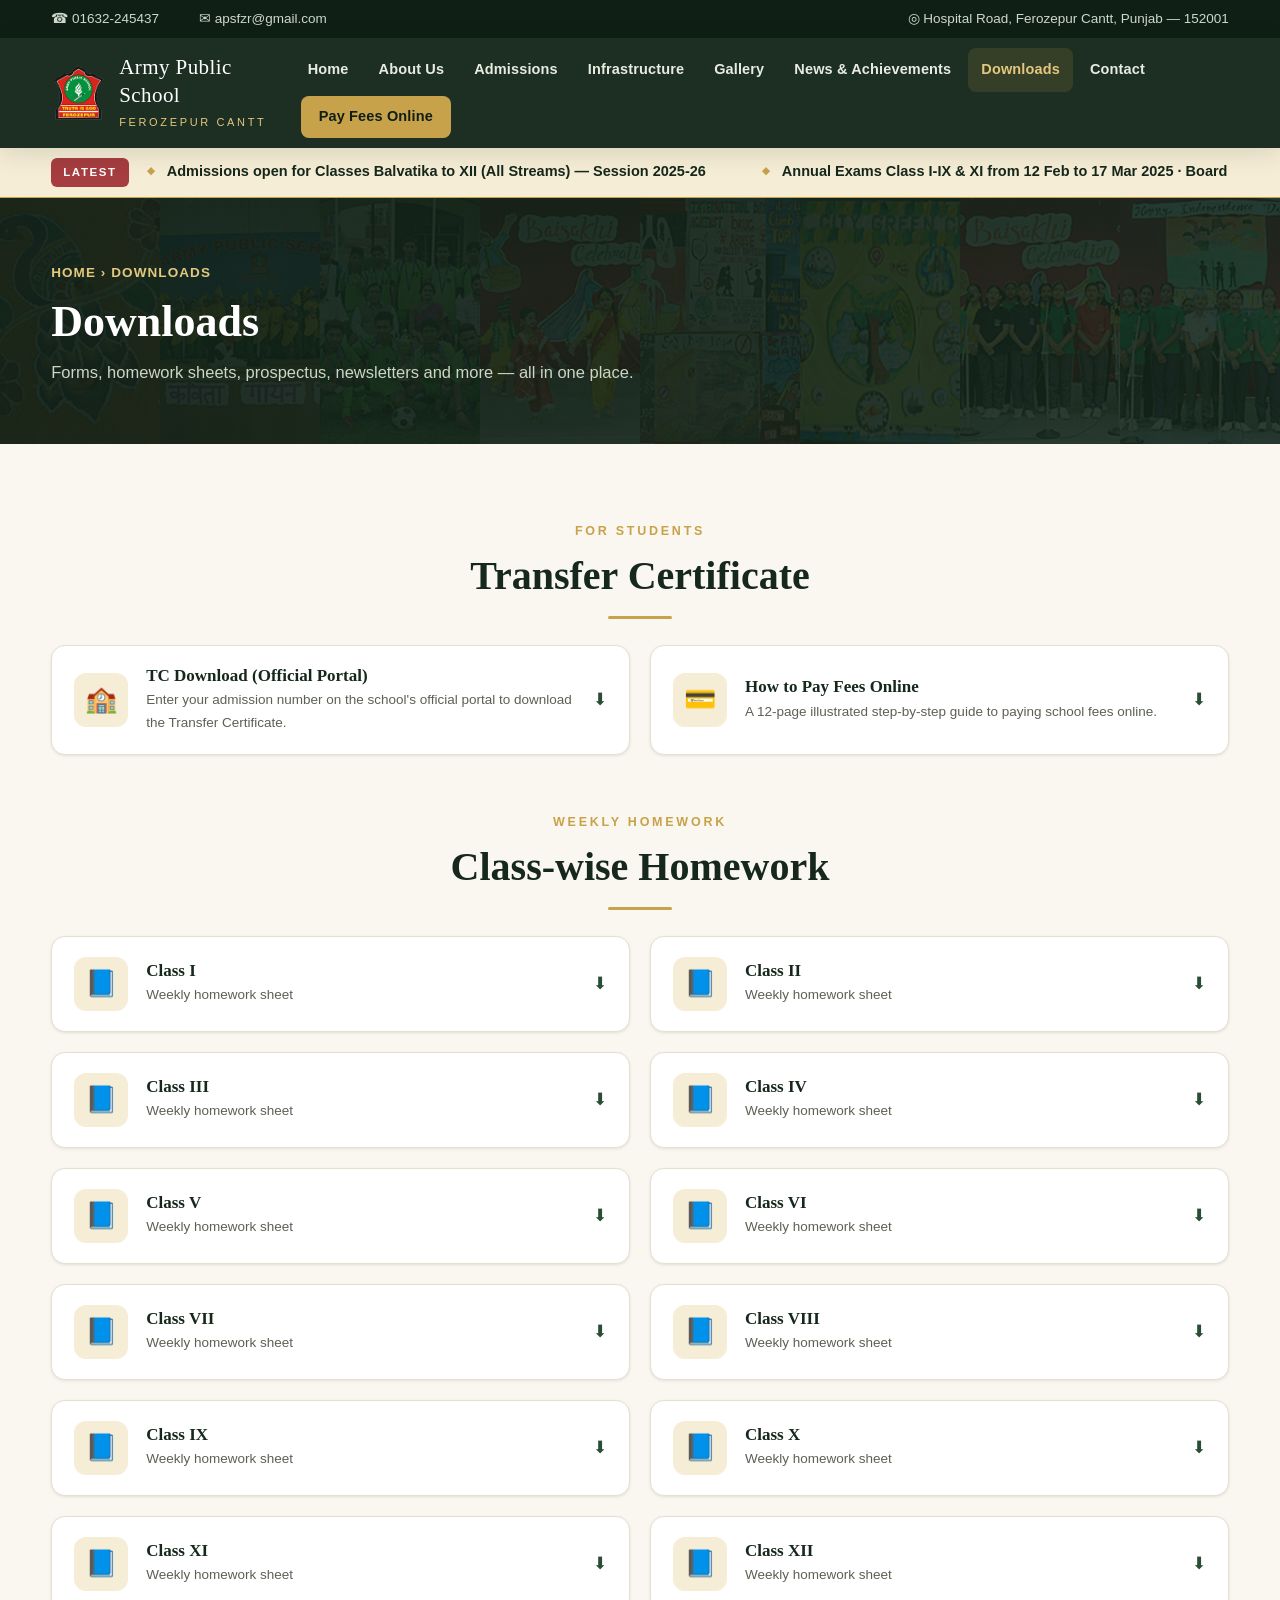
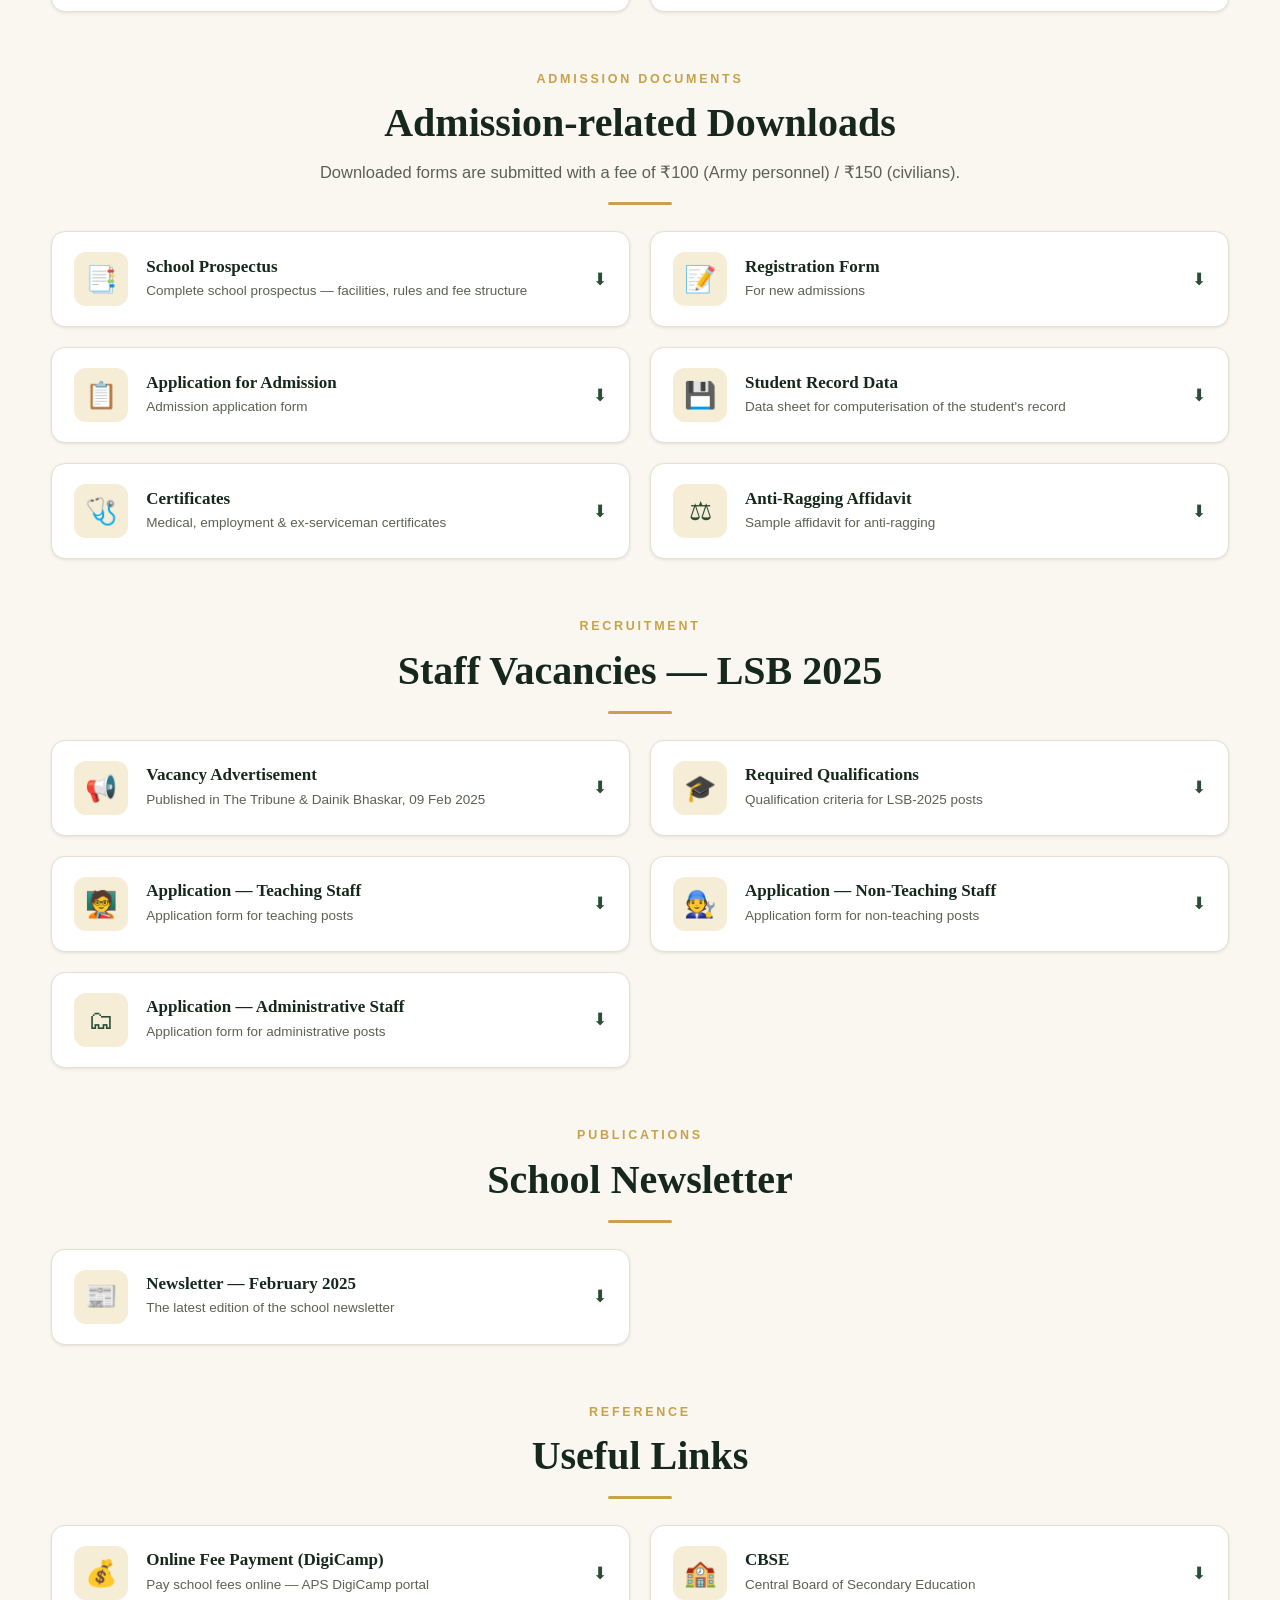
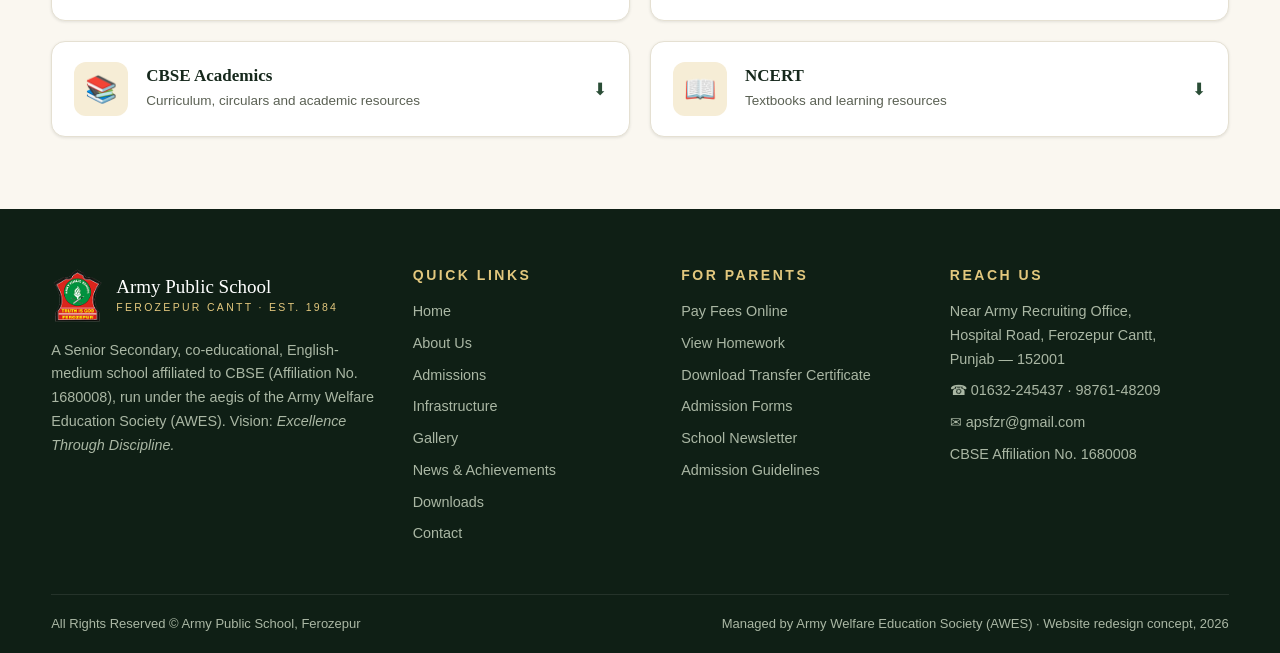
<file: downloads.html>
<!DOCTYPE html>
<html lang="en">
<head>
<meta charset="UTF-8">
<meta name="viewport" content="width=device-width, initial-scale=1.0">
<title>Downloads | Army Public School, Ferozepur</title>
<meta name="description" content="Download TC, class-wise homework, admission forms, prospectus, staff vacancy forms and newsletters from Army Public School Ferozepur.">
<link rel="icon" type="image/png" href="favicon.png">
<link rel="stylesheet" href="css/style.css">

</head>
<body>

<div class="topbar">
  <div class="container">
    <div class="contact-mini">
      <span>☎ 01632-245437</span>
      <span>✉ apsfzr@gmail.com</span>
    </div>
    <div>◎ Hospital Road, Ferozepur Cantt, Punjab &mdash; 152001</div>
  </div>
</div>

<nav class="nav-wrap">
  <div class="container nav">
    <a class="brand" href="index.html">
      <img src="images/logo.png" alt="Army Public School Ferozepur crest">
      <span>
        <span class="brand-name">Army Public School</span>
        <span class="brand-sub">Ferozepur Cantt</span>
      </span>
    </a>
    <button class="nav-toggle" aria-label="Toggle menu"><span></span><span></span><span></span></button>
    <ul class="nav-links"><a href="index.html">Home</a><a href="about.html">About Us</a><a href="admission.html">Admissions</a><a href="infrastructure.html">Infrastructure</a><a href="gallery.html">Gallery</a><a href="news.html">News & Achievements</a><a href="downloads.html" class="active">Downloads</a><a href="contact.html">Contact</a>
      <li style="display:contents;"><a class="nav-cta" href="https://www.apsdigicamp.com/" target="_blank" rel="noopener">Pay Fees Online</a></li>
    </ul>
  </div>
</nav>

<div class="ticker">
  <div class="container">
    <span class="label">Latest</span>
    <div class="items"><div class="track"><span>Admissions open for Classes Balvatika to XII (All Streams) — Session 2025-26</span><span>Annual Exams Class I-IX & XI from 12 Feb to 17 Mar 2025 &middot; Board Exams Class X & XII from 15 Feb to 01 Apr 2025</span><span>Teaching & Non-Teaching Staff Vacancies (LSB-2025) — application forms in the Downloads section</span><span>School Newsletter — February 2025 edition now available in Downloads</span><span>School achieved 100% result with API 442.34 (Class X) in CBSE 2023-24 Boards</span></div></div>
  </div>
</div>

<div class="page-head">
  <div class="mosaic"><img src="images/97.JPG" alt="School life at APS Ferozepur"><img src="images/85.JPG" alt="School life at APS Ferozepur"><img src="images/64.JPG" alt="School life at APS Ferozepur"><img src="images/121.JPG" alt="School life at APS Ferozepur"><img src="images/141.JPG" alt="School life at APS Ferozepur"><img src="images/152.JPG" alt="School life at APS Ferozepur"><img src="images/119.JPG" alt="School life at APS Ferozepur"><img src="images/159.JPG" alt="School life at APS Ferozepur"></div>
  <div class="container inner">
    <div class="breadcrumb"><a href="index.html">Home</a> &rsaquo; Downloads</div>
    <h1>Downloads</h1>
    <p>Forms, homework sheets, prospectus, newsletters and more — all in one place.</p>
  </div>
</div>

<section class="section">
  <div class="container">

    <div id="tc" class="reveal" style="scroll-margin-top:110px;">
      <div class="section-head" style="margin-bottom:26px;">
        <span class="kicker">For Students</span>
        <h2>Transfer Certificate</h2>
        <div class="rule"></div>
      </div>
      <div class="dl-grid">
        <a class="dl-card" href="http://www.apsferozepur.com/DownloadSection.aspx" target="_blank" rel="noopener"><div class="fi">🏫</div><div><h3>TC Download (Official Portal)</h3><p>Enter your admission number on the school's official portal to download the Transfer Certificate.</p></div><span class="go">⬇</span></a>
        <a class="dl-card" href="download/Howtopayfeesonline.pdf" target="_blank" rel="noopener"><div class="fi">💳</div><div><h3>How to Pay Fees Online</h3><p>A 12-page illustrated step-by-step guide to paying school fees online.</p></div><span class="go">⬇</span></a>
      </div>
    </div>

    <div id="homework" class="reveal" style="scroll-margin-top:110px;margin-top:52px;">
      <div class="section-head" style="margin-bottom:26px;">
        <span class="kicker">Weekly Homework</span>
        <h2>Class-wise Homework</h2>
        <div class="rule"></div>
      </div>
      <div class="dl-grid">
        <a class="dl-card" href="download/hw1.pdf" target="_blank" rel="noopener"><div class="fi">📘</div><div><h3>Class I</h3><p>Weekly homework sheet</p></div><span class="go">⬇</span></a>
        <a class="dl-card" href="download/hw2.pdf" target="_blank" rel="noopener"><div class="fi">📘</div><div><h3>Class II</h3><p>Weekly homework sheet</p></div><span class="go">⬇</span></a>
        <a class="dl-card" href="download/hw3.pdf" target="_blank" rel="noopener"><div class="fi">📘</div><div><h3>Class III</h3><p>Weekly homework sheet</p></div><span class="go">⬇</span></a>
        <a class="dl-card" href="download/hw4.pdf" target="_blank" rel="noopener"><div class="fi">📘</div><div><h3>Class IV</h3><p>Weekly homework sheet</p></div><span class="go">⬇</span></a>
        <a class="dl-card" href="download/hw5.pdf" target="_blank" rel="noopener"><div class="fi">📘</div><div><h3>Class V</h3><p>Weekly homework sheet</p></div><span class="go">⬇</span></a>
        <a class="dl-card" href="download/hw6.pdf" target="_blank" rel="noopener"><div class="fi">📘</div><div><h3>Class VI</h3><p>Weekly homework sheet</p></div><span class="go">⬇</span></a>
        <a class="dl-card" href="download/hw7.pdf" target="_blank" rel="noopener"><div class="fi">📘</div><div><h3>Class VII</h3><p>Weekly homework sheet</p></div><span class="go">⬇</span></a>
        <a class="dl-card" href="download/hw8.pdf" target="_blank" rel="noopener"><div class="fi">📘</div><div><h3>Class VIII</h3><p>Weekly homework sheet</p></div><span class="go">⬇</span></a>
        <a class="dl-card" href="download/hw9.pdf" target="_blank" rel="noopener"><div class="fi">📘</div><div><h3>Class IX</h3><p>Weekly homework sheet</p></div><span class="go">⬇</span></a>
        <a class="dl-card" href="download/hw10.pdf" target="_blank" rel="noopener"><div class="fi">📘</div><div><h3>Class X</h3><p>Weekly homework sheet</p></div><span class="go">⬇</span></a>
        <a class="dl-card" href="download/hw11.pdf" target="_blank" rel="noopener"><div class="fi">📘</div><div><h3>Class XI</h3><p>Weekly homework sheet</p></div><span class="go">⬇</span></a>
        <a class="dl-card" href="download/hw12.pdf" target="_blank" rel="noopener"><div class="fi">📘</div><div><h3>Class XII</h3><p>Weekly homework sheet</p></div><span class="go">⬇</span></a>
      </div>
    </div>

    <div id="admission-docs" class="reveal" style="scroll-margin-top:110px;margin-top:52px;">
      <div class="section-head" style="margin-bottom:26px;">
        <span class="kicker">Admission Documents</span>
        <h2>Admission-related Downloads</h2>
        <p>Downloaded forms are submitted with a fee of ₹100 (Army personnel) / ₹150 (civilians).</p>
        <div class="rule"></div>
      </div>
      <div class="dl-grid">
        <a class="dl-card" href="download/SCHOOLPROSPECTUS.pdf" target="_blank" rel="noopener"><div class="fi">📑</div><div><h3>School Prospectus</h3><p>Complete school prospectus — facilities, rules and fee structure</p></div><span class="go">⬇</span></a>
        <a class="dl-card" href="download/RegistrationForm.pdf" target="_blank" rel="noopener"><div class="fi">📝</div><div><h3>Registration Form</h3><p>For new admissions</p></div><span class="go">⬇</span></a>
        <a class="dl-card" href="download/ApplicationForAdmission.pdf" target="_blank" rel="noopener"><div class="fi">📋</div><div><h3>Application for Admission</h3><p>Admission application form</p></div><span class="go">⬇</span></a>
        <a class="dl-card" href="download/DataForComputerisationofStudentsRecord.pdf" target="_blank" rel="noopener"><div class="fi">💾</div><div><h3>Student Record Data</h3><p>Data sheet for computerisation of the student's record</p></div><span class="go">⬇</span></a>
        <a class="dl-card" href="download/Certificate.pdf" target="_blank" rel="noopener"><div class="fi">🩺</div><div><h3>Certificates</h3><p>Medical, employment & ex-serviceman certificates</p></div><span class="go">⬇</span></a>
        <a class="dl-card" href="download/SampleAffidavitforAntiRagging.pdf" target="_blank" rel="noopener"><div class="fi">⚖</div><div><h3>Anti-Ragging Affidavit</h3><p>Sample affidavit for anti-ragging</p></div><span class="go">⬇</span></a>
      </div>
    </div>

    <div id="vacancies" class="reveal" style="scroll-margin-top:110px;margin-top:52px;">
      <div class="section-head" style="margin-bottom:26px;">
        <span class="kicker">Recruitment</span>
        <h2>Staff Vacancies — LSB 2025</h2>
        <div class="rule"></div>
      </div>
      <div class="dl-grid">
        <a class="dl-card" href="download/lsbadvt09feb2025.pdf" target="_blank" rel="noopener"><div class="fi">📢</div><div><h3>Vacancy Advertisement</h3><p>Published in The Tribune & Dainik Bhaskar, 09 Feb 2025</p></div><span class="go">⬇</span></a>
        <a class="dl-card" href="download/requiredqualificationslsb2025.pdf" target="_blank" rel="noopener"><div class="fi">🎓</div><div><h3>Required Qualifications</h3><p>Qualification criteria for LSB-2025 posts</p></div><span class="go">⬇</span></a>
        <a class="dl-card" href="download/applicationformteachingstaff2025.pdf" target="_blank" rel="noopener"><div class="fi">🧑‍🏫</div><div><h3>Application — Teaching Staff</h3><p>Application form for teaching posts</p></div><span class="go">⬇</span></a>
        <a class="dl-card" href="download/applicationformnonteachingstaff2025.pdf" target="_blank" rel="noopener"><div class="fi">🧑‍🔧</div><div><h3>Application — Non-Teaching Staff</h3><p>Application form for non-teaching posts</p></div><span class="go">⬇</span></a>
        <a class="dl-card" href="download/applicationformadmstaff2025.pdf" target="_blank" rel="noopener"><div class="fi">🗂</div><div><h3>Application — Administrative Staff</h3><p>Application form for administrative posts</p></div><span class="go">⬇</span></a>
      </div>
    </div>

    <div id="newsletter" class="reveal" style="scroll-margin-top:110px;margin-top:52px;">
      <div class="section-head" style="margin-bottom:26px;">
        <span class="kicker">Publications</span>
        <h2>School Newsletter</h2>
        <div class="rule"></div>
      </div>
      <div class="dl-grid">
        <a class="dl-card" href="download/newsletterfeb2025.pdf" target="_blank" rel="noopener"><div class="fi">📰</div><div><h3>Newsletter — February 2025</h3><p>The latest edition of the school newsletter</p></div><span class="go">⬇</span></a>
      </div>
    </div>

    <div id="useful-links" class="reveal" style="scroll-margin-top:110px;margin-top:52px;">
      <div class="section-head" style="margin-bottom:26px;">
        <span class="kicker">Reference</span>
        <h2>Useful Links</h2>
        <div class="rule"></div>
      </div>
      <div class="dl-grid">
        <a class="dl-card" href="https://www.apsdigicamp.com/" target="_blank" rel="noopener"><div class="fi">💰</div><div><h3>Online Fee Payment (DigiCamp)</h3><p>Pay school fees online — APS DigiCamp portal</p></div><span class="go">⬇</span></a>
        <a class="dl-card" href="https://www.cbse.gov.in/" target="_blank" rel="noopener"><div class="fi">🏫</div><div><h3>CBSE</h3><p>Central Board of Secondary Education</p></div><span class="go">⬇</span></a>
        <a class="dl-card" href="https://cbseacademic.nic.in/" target="_blank" rel="noopener"><div class="fi">📚</div><div><h3>CBSE Academics</h3><p>Curriculum, circulars and academic resources</p></div><span class="go">⬇</span></a>
        <a class="dl-card" href="https://ncert.nic.in/" target="_blank" rel="noopener"><div class="fi">📖</div><div><h3>NCERT</h3><p>Textbooks and learning resources</p></div><span class="go">⬇</span></a>
      </div>
    </div>
  </div>
</section>


<footer>
  <div class="container footer-main">
    <div>
      <div class="footer-brand">
        <img src="images/logo.png" alt="APS Ferozepur crest">
        <div>
          <div class="nm">Army Public School</div>
          <div class="sub">Ferozepur Cantt &middot; Est. 1984</div>
        </div>
      </div>
      <p>A Senior Secondary, co-educational, English-medium school affiliated to CBSE (Affiliation No. 1680008), run under the aegis of the Army Welfare Education Society (AWES). Vision: <em>Excellence Through Discipline.</em></p>
    </div>
    <div>
      <h4>Quick Links</h4>
      <ul><li><a href="index.html">Home</a></li><li><a href="about.html">About Us</a></li><li><a href="admission.html">Admissions</a></li><li><a href="infrastructure.html">Infrastructure</a></li><li><a href="gallery.html">Gallery</a></li><li><a href="news.html">News & Achievements</a></li><li><a href="downloads.html">Downloads</a></li><li><a href="contact.html">Contact</a></li></ul>
    </div>
    <div>
      <h4>For Parents</h4>
      <ul>
        <li><a href="https://www.apsdigicamp.com/" target="_blank" rel="noopener">Pay Fees Online</a></li>
        <li><a href="downloads.html#homework">View Homework</a></li>
        <li><a href="downloads.html#tc">Download Transfer Certificate</a></li>
        <li><a href="downloads.html#admission-docs">Admission Forms</a></li>
        <li><a href="downloads.html#newsletter">School Newsletter</a></li>
        <li><a href="admission.html">Admission Guidelines</a></li>
      </ul>
    </div>
    <div>
      <h4>Reach Us</h4>
      <ul>
        <li>Near Army Recruiting Office,<br>Hospital Road, Ferozepur Cantt,<br>Punjab &mdash; 152001</li>
        <li>☎ 01632-245437 &middot; 98761-48209</li>
        <li>✉ apsfzr@gmail.com</li>
        <li>CBSE Affiliation No. 1680008</li>
      </ul>
    </div>
  </div>
  <div class="container footer-bottom">
    <span>All Rights Reserved &copy; Army Public School, Ferozepur</span>
    <span>Managed by Army Welfare Education Society (AWES) &middot; Website redesign concept, 2026</span>
  </div>
</footer>
<button id="toTop" aria-label="Back to top">▲</button>
<script src="js/main.js"></script>
</body>
</html>
</file>
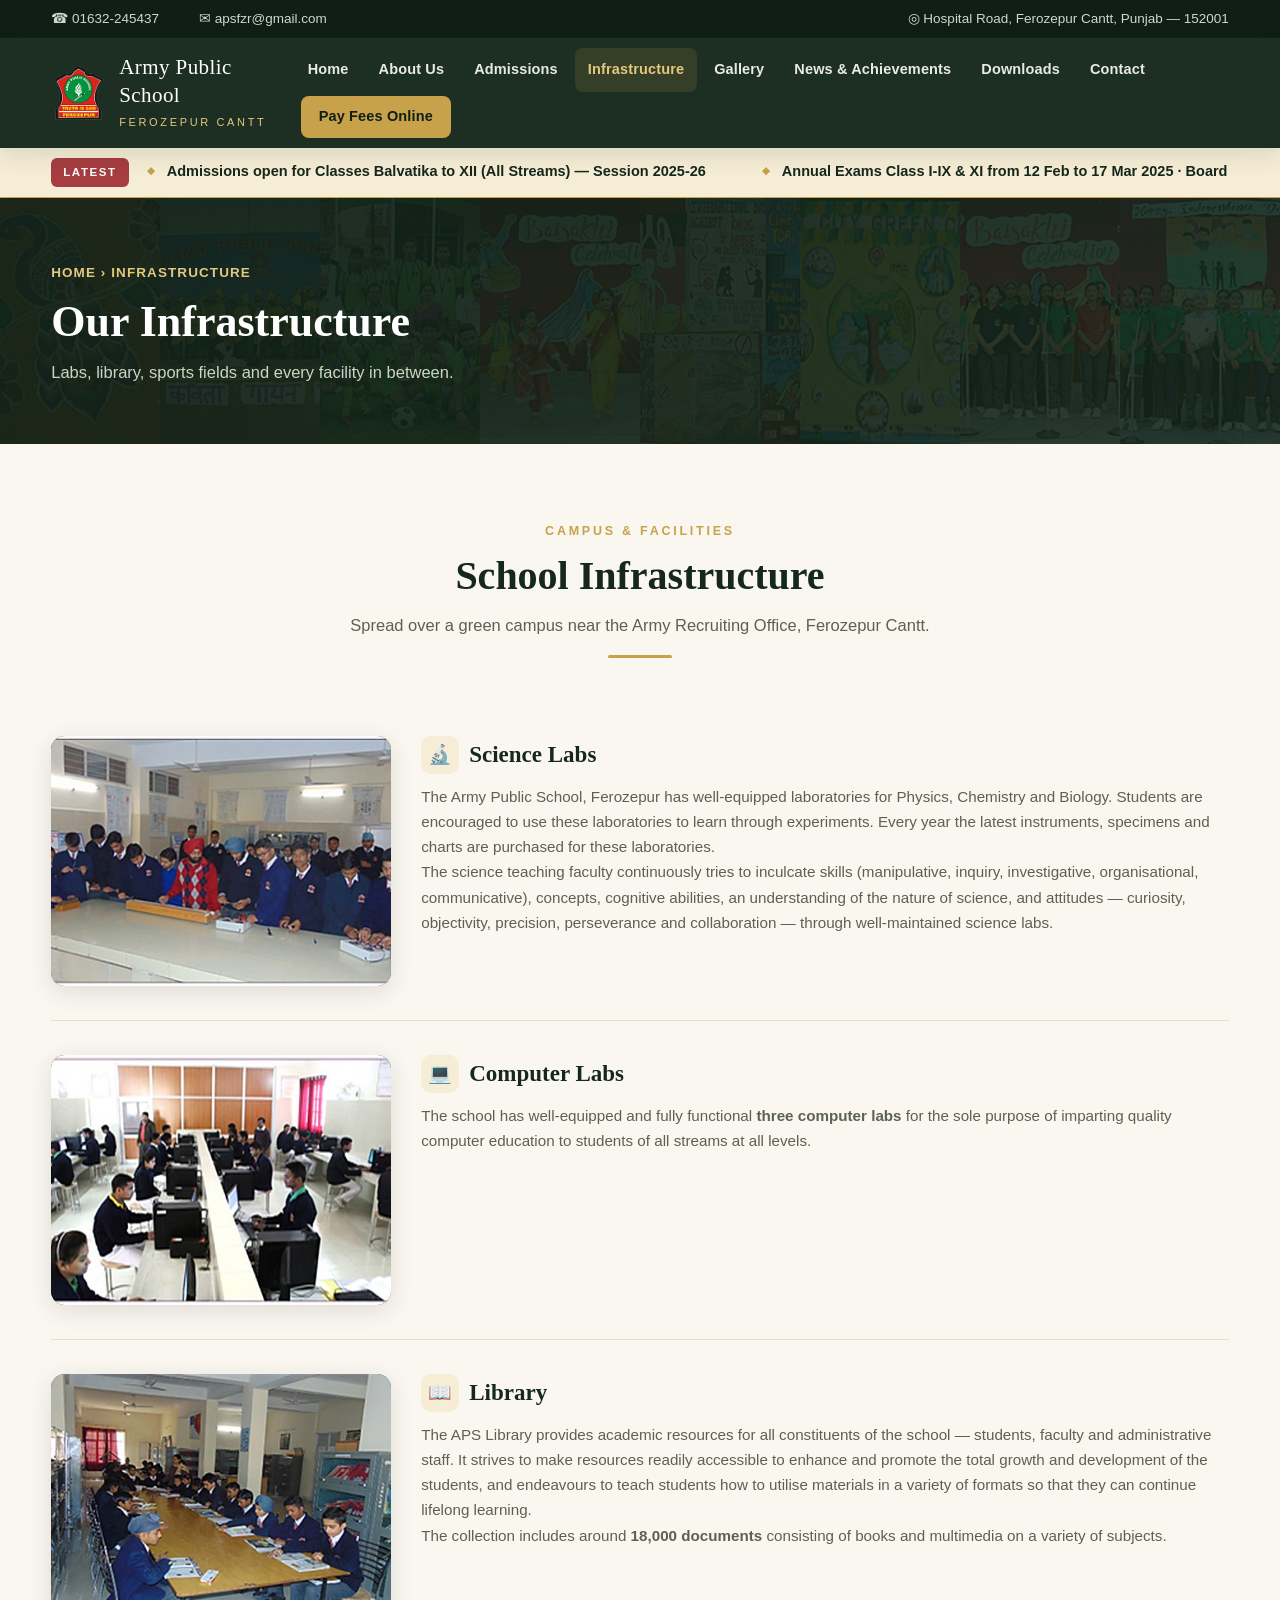
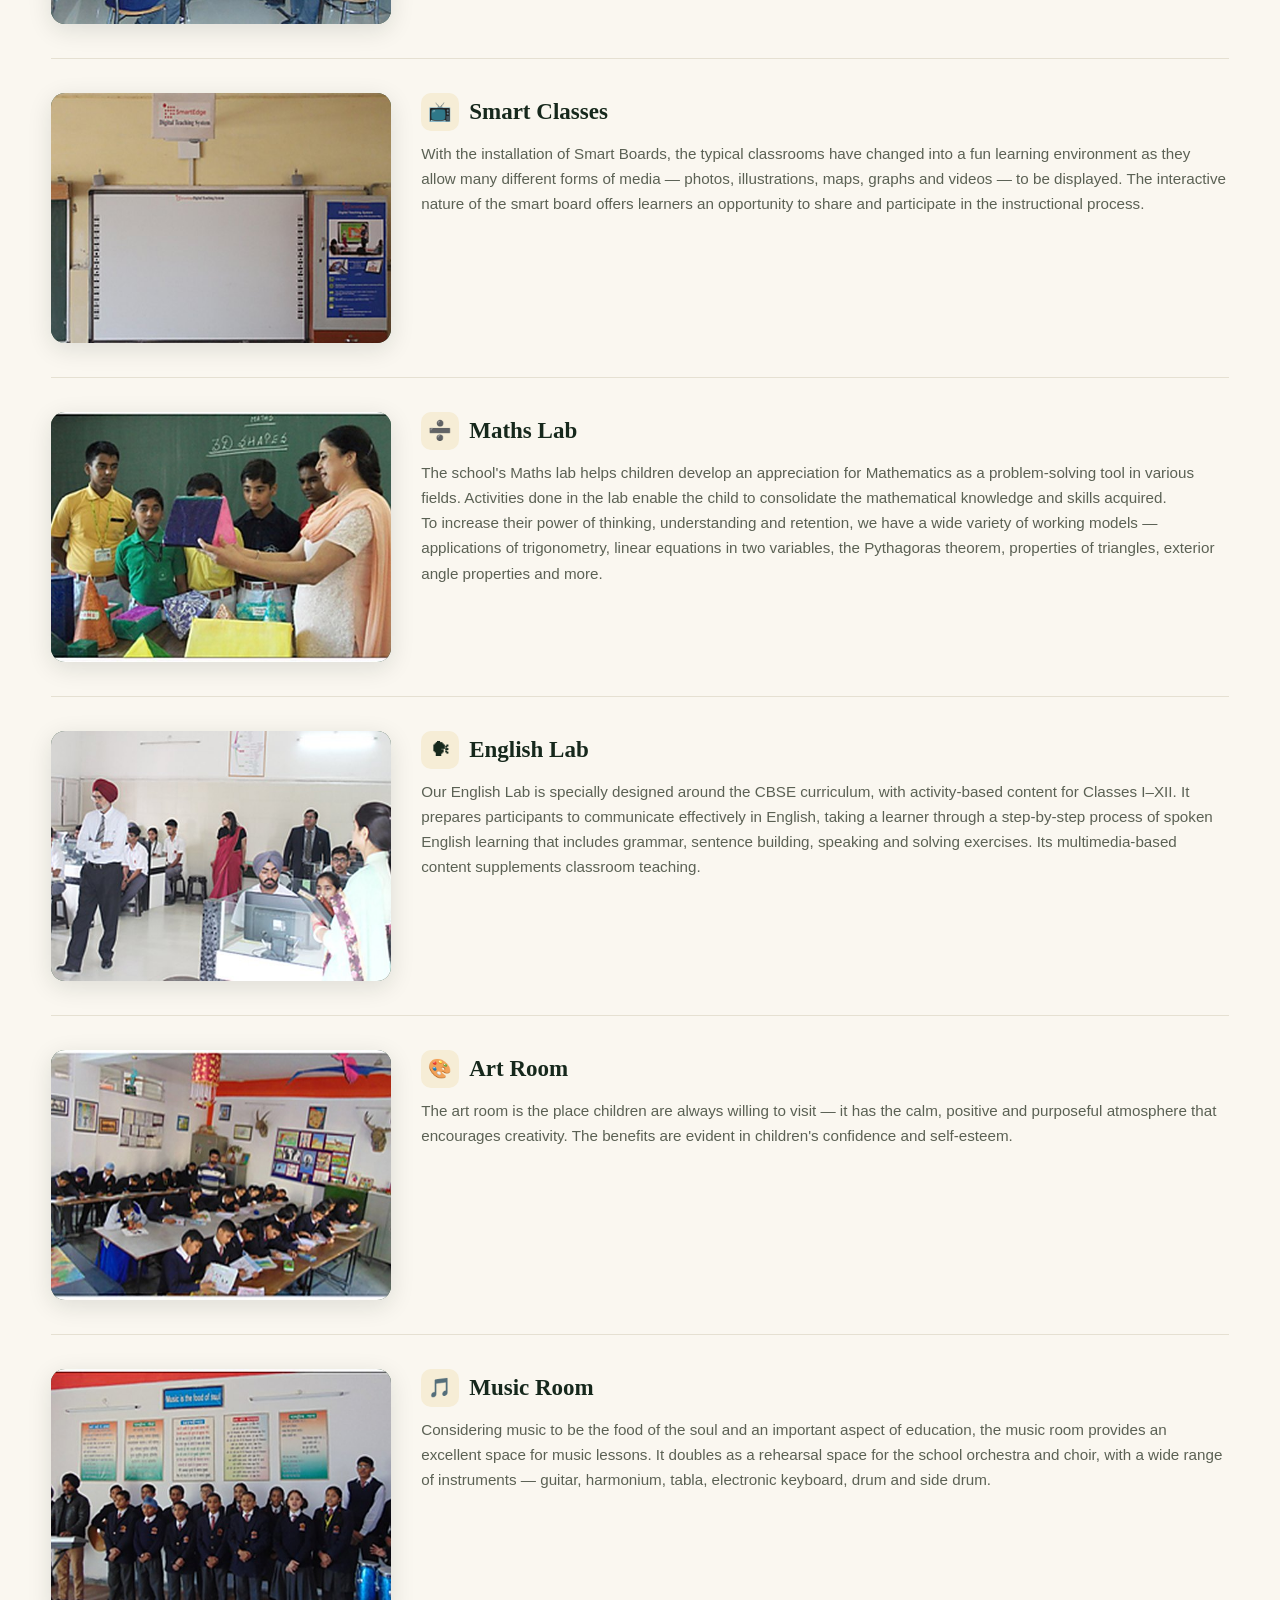
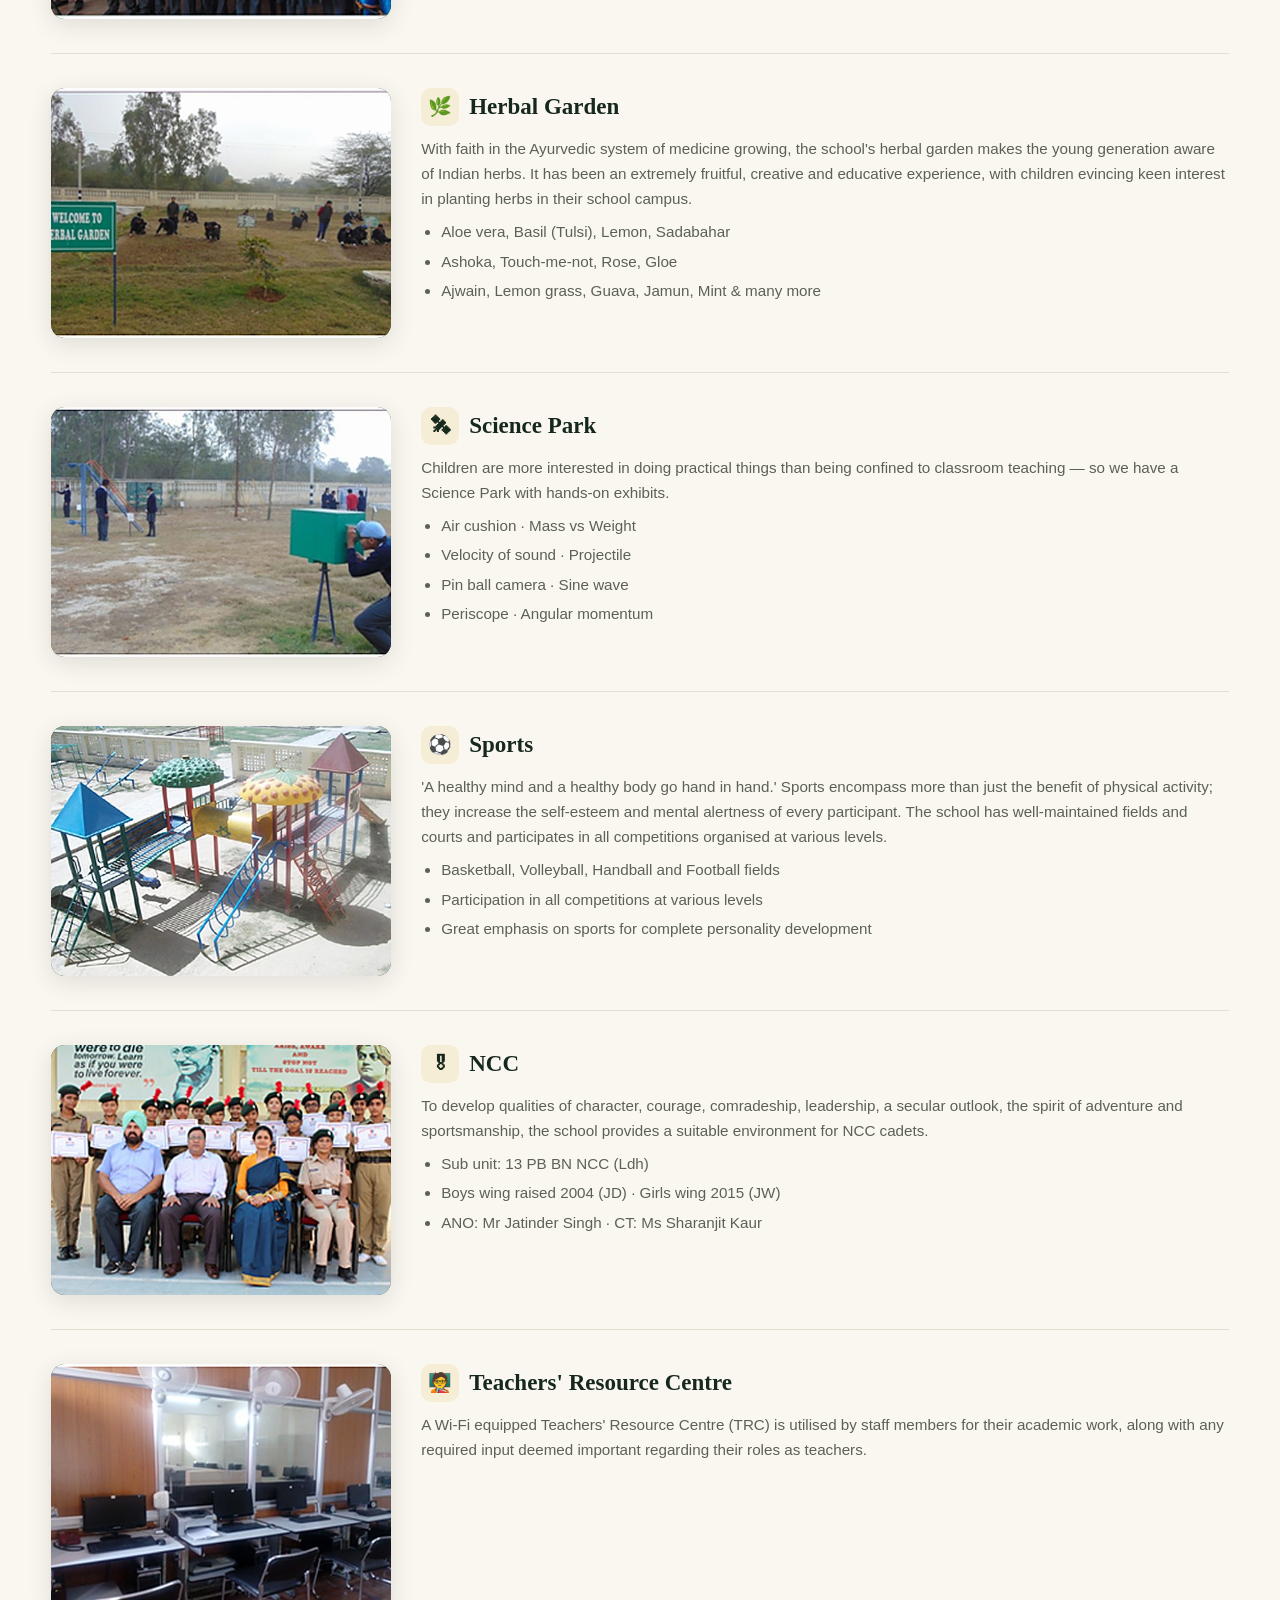
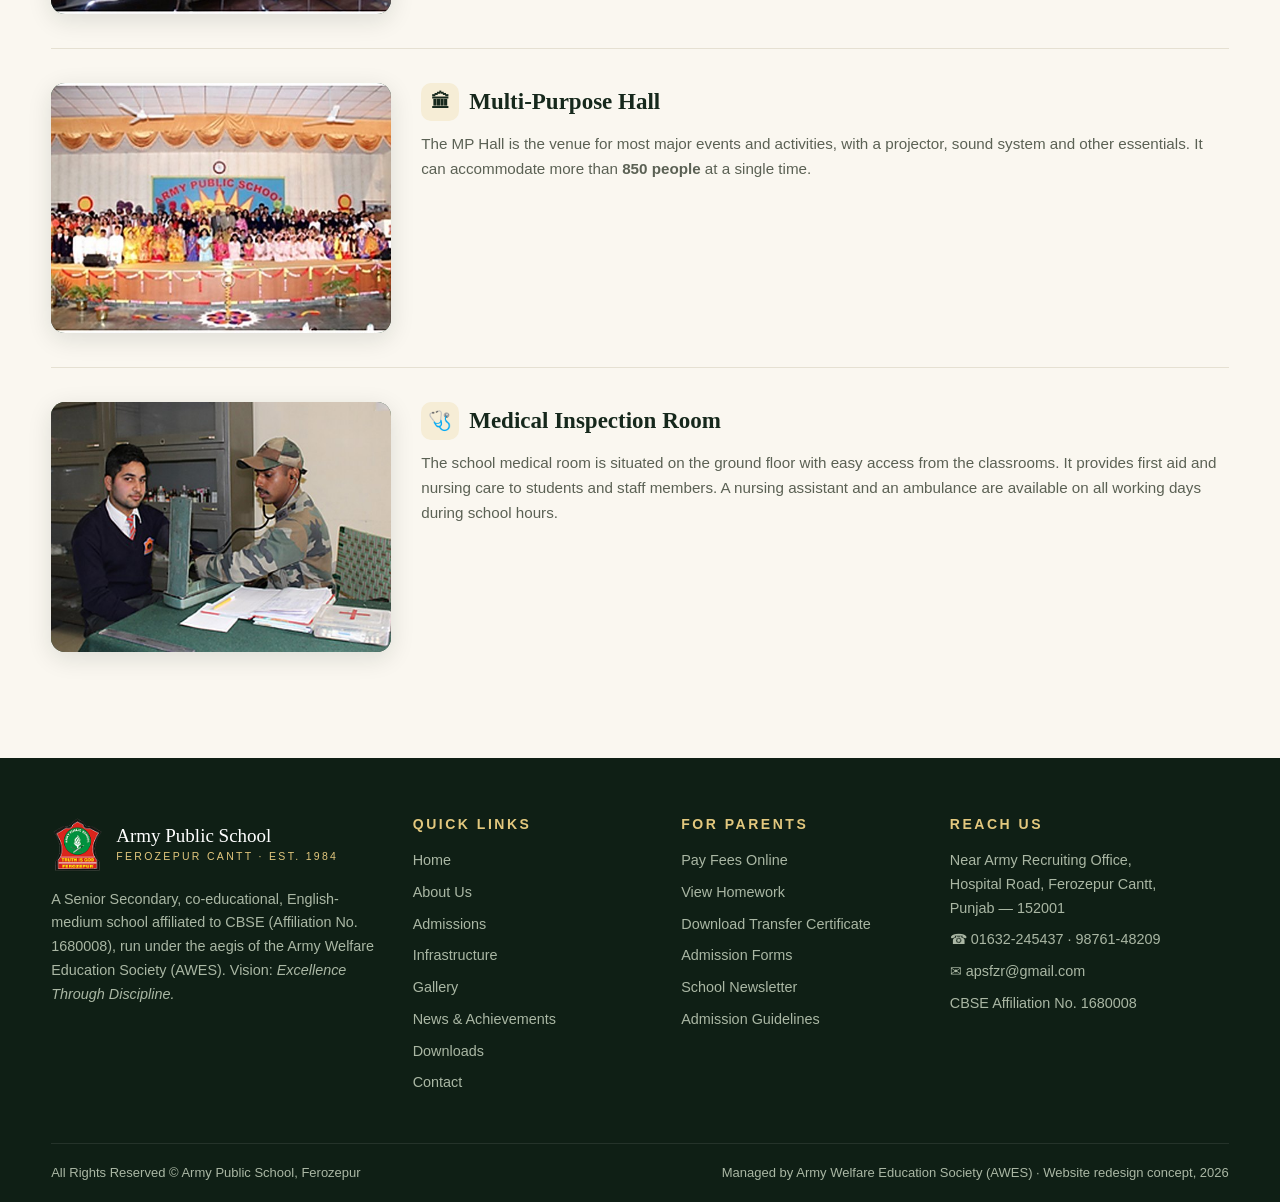
<file: infrastructure.html>
<!DOCTYPE html>
<html lang="en">
<head>
<meta charset="UTF-8">
<meta name="viewport" content="width=device-width, initial-scale=1.0">
<title>Infrastructure | Army Public School, Ferozepur</title>
<meta name="description" content="Facilities at APS Ferozepur - science labs, computer labs, library with 18000 books, smart classes, sports, NCC, herbal garden, science park and more.">
<link rel="icon" type="image/png" href="favicon.png">
<link rel="stylesheet" href="css/style.css">

</head>
<body>

<div class="topbar">
  <div class="container">
    <div class="contact-mini">
      <span>☎ 01632-245437</span>
      <span>✉ apsfzr@gmail.com</span>
    </div>
    <div>◎ Hospital Road, Ferozepur Cantt, Punjab &mdash; 152001</div>
  </div>
</div>

<nav class="nav-wrap">
  <div class="container nav">
    <a class="brand" href="index.html">
      <img src="images/logo.png" alt="Army Public School Ferozepur crest">
      <span>
        <span class="brand-name">Army Public School</span>
        <span class="brand-sub">Ferozepur Cantt</span>
      </span>
    </a>
    <button class="nav-toggle" aria-label="Toggle menu"><span></span><span></span><span></span></button>
    <ul class="nav-links"><a href="index.html">Home</a><a href="about.html">About Us</a><a href="admission.html">Admissions</a><a href="infrastructure.html" class="active">Infrastructure</a><a href="gallery.html">Gallery</a><a href="news.html">News & Achievements</a><a href="downloads.html">Downloads</a><a href="contact.html">Contact</a>
      <li style="display:contents;"><a class="nav-cta" href="https://www.apsdigicamp.com/" target="_blank" rel="noopener">Pay Fees Online</a></li>
    </ul>
  </div>
</nav>

<div class="ticker">
  <div class="container">
    <span class="label">Latest</span>
    <div class="items"><div class="track"><span>Admissions open for Classes Balvatika to XII (All Streams) — Session 2025-26</span><span>Annual Exams Class I-IX & XI from 12 Feb to 17 Mar 2025 &middot; Board Exams Class X & XII from 15 Feb to 01 Apr 2025</span><span>Teaching & Non-Teaching Staff Vacancies (LSB-2025) — application forms in the Downloads section</span><span>School Newsletter — February 2025 edition now available in Downloads</span><span>School achieved 100% result with API 442.34 (Class X) in CBSE 2023-24 Boards</span></div></div>
  </div>
</div>

<div class="page-head">
  <div class="mosaic"><img src="images/97.JPG" alt="School life at APS Ferozepur"><img src="images/85.JPG" alt="School life at APS Ferozepur"><img src="images/64.JPG" alt="School life at APS Ferozepur"><img src="images/121.JPG" alt="School life at APS Ferozepur"><img src="images/141.JPG" alt="School life at APS Ferozepur"><img src="images/152.JPG" alt="School life at APS Ferozepur"><img src="images/119.JPG" alt="School life at APS Ferozepur"><img src="images/159.JPG" alt="School life at APS Ferozepur"></div>
  <div class="container inner">
    <div class="breadcrumb"><a href="index.html">Home</a> &rsaquo; Infrastructure</div>
    <h1>Our Infrastructure</h1>
    <p>Labs, library, sports fields and every facility in between.</p>
  </div>
</div>

<section class="section">
  <div class="container">
    <div class="section-head reveal">
      <span class="kicker">Campus & Facilities</span>
      <h2>School Infrastructure</h2>
      <p>Spread over a green campus near the Army Recruiting Office, Ferozepur Cantt.</p>
      <div class="rule"></div>
    </div>

    
<div class="facility" id="labs">
  <div class="fimg"><img src="images/Phy.JPG" alt="Physics laboratory" loading="lazy"></div>
  <div>
    <h3><span class="fi">🔬</span>Science Labs</h3>
    <p>The Army Public School, Ferozepur has well-equipped laboratories for Physics, Chemistry and Biology. Students are encouraged to use these laboratories to learn through experiments. Every year the latest instruments, specimens and charts are purchased for these laboratories.</p>
<p>The science teaching faculty continuously tries to inculcate skills (manipulative, inquiry, investigative, organisational, communicative), concepts, cognitive abilities, an understanding of the nature of science, and attitudes &mdash; curiosity, objectivity, precision, perseverance and collaboration &mdash; through well-maintained science labs.</p>
    
  </div>
</div>
    
<div class="facility" id="computer">
  <div class="fimg"><img src="images/IT.JPG" alt="Computer laboratory" loading="lazy"></div>
  <div>
    <h3><span class="fi">💻</span>Computer Labs</h3>
    <p>The school has well-equipped and fully functional <strong>three computer labs</strong> for the sole purpose of imparting quality computer education to students of all streams at all levels.</p>
    
  </div>
</div>
    
<div class="facility" id="library">
  <div class="fimg"><img src="images/Lib.JPG" alt="School library" loading="lazy"></div>
  <div>
    <h3><span class="fi">📖</span>Library</h3>
    <p>The APS Library provides academic resources for all constituents of the school &mdash; students, faculty and administrative staff. It strives to make resources readily accessible to enhance and promote the total growth and development of the students, and endeavours to teach students how to utilise materials in a variety of formats so that they can continue lifelong learning.</p>
<p>The collection includes around <strong>18,000 documents</strong> consisting of books and multimedia on a variety of subjects.</p>
    
  </div>
</div>
    
<div class="facility" id="smart">
  <div class="fimg"><img src="images/SmartClass.JPG" alt="Smart class room" loading="lazy"></div>
  <div>
    <h3><span class="fi">📺</span>Smart Classes</h3>
    <p>With the installation of Smart Boards, the typical classrooms have changed into a fun learning environment as they allow many different forms of media &mdash; photos, illustrations, maps, graphs and videos &mdash; to be displayed. The interactive nature of the smart board offers learners an opportunity to share and participate in the instructional process.</p>
    
  </div>
</div>
    
<div class="facility" id="maths">
  <div class="fimg"><img src="images/Maths.JPG" alt="Mathematics laboratory" loading="lazy"></div>
  <div>
    <h3><span class="fi">➗</span>Maths Lab</h3>
    <p>The school's Maths lab helps children develop an appreciation for Mathematics as a problem-solving tool in various fields. Activities done in the lab enable the child to consolidate the mathematical knowledge and skills acquired.</p>
<p>To increase their power of thinking, understanding and retention, we have a wide variety of working models &mdash; applications of trigonometry, linear equations in two variables, the Pythagoras theorem, properties of triangles, exterior angle properties and more.</p>
    
  </div>
</div>
    
<div class="facility" id="english">
  <div class="fimg"><img src="images/EngLab.JPG" alt="English language laboratory" loading="lazy"></div>
  <div>
    <h3><span class="fi">🗣</span>English Lab</h3>
    <p>Our English Lab is specially designed around the CBSE curriculum, with activity-based content for Classes I&ndash;XII. It prepares participants to communicate effectively in English, taking a learner through a step-by-step process of spoken English learning that includes grammar, sentence building, speaking and solving exercises. Its multimedia-based content supplements classroom teaching.</p>
    
  </div>
</div>
    
<div class="facility" id="art">
  <div class="fimg"><img src="images/Art.JPG" alt="Art room" loading="lazy"></div>
  <div>
    <h3><span class="fi">🎨</span>Art Room</h3>
    <p>The art room is the place children are always willing to visit &mdash; it has the calm, positive and purposeful atmosphere that encourages creativity. The benefits are evident in children's confidence and self-esteem.</p>
    
  </div>
</div>
    
<div class="facility" id="music">
  <div class="fimg"><img src="images/Music.JPG" alt="Music room" loading="lazy"></div>
  <div>
    <h3><span class="fi">🎵</span>Music Room</h3>
    <p>Considering music to be the food of the soul and an important aspect of education, the music room provides an excellent space for music lessons. It doubles as a rehearsal space for the school orchestra and choir, with a wide range of instruments &mdash; guitar, harmonium, tabla, electronic keyboard, drum and side drum.</p>
    
  </div>
</div>
    
<div class="facility" id="herbal">
  <div class="fimg"><img src="images/Harbal.JPG" alt="Herbal garden" loading="lazy"></div>
  <div>
    <h3><span class="fi">🌿</span>Herbal Garden</h3>
    <p>With faith in the Ayurvedic system of medicine growing, the school's herbal garden makes the young generation aware of Indian herbs. It has been an extremely fruitful, creative and educative experience, with children evincing keen interest in planting herbs in their school campus.</p>
    <ul><li>Aloe vera, Basil (Tulsi), Lemon, Sadabahar</li><li>Ashoka, Touch-me-not, Rose, Gloe</li><li>Ajwain, Lemon grass, Guava, Jamun, Mint & many more</li></ul>
  </div>
</div>
    
<div class="facility" id="sciencepark">
  <div class="fimg"><img src="images/SciencePark.JPG" alt="Science park exhibits" loading="lazy"></div>
  <div>
    <h3><span class="fi">🛰</span>Science Park</h3>
    <p>Children are more interested in doing practical things than being confined to classroom teaching &mdash; so we have a Science Park with hands-on exhibits.</p>
    <ul><li>Air cushion &middot; Mass vs Weight</li><li>Velocity of sound &middot; Projectile</li><li>Pin ball camera &middot; Sine wave</li><li>Periscope &middot; Angular momentum</li></ul>
  </div>
</div>
    
<div class="facility" id="sports">
  <div class="fimg"><img src="images/Sports.JPG" alt="Sports grounds" loading="lazy"></div>
  <div>
    <h3><span class="fi">⚽</span>Sports</h3>
    <p>'A healthy mind and a healthy body go hand in hand.' Sports encompass more than just the benefit of physical activity; they increase the self-esteem and mental alertness of every participant. The school has well-maintained fields and courts and participates in all competitions organised at various levels.</p>
    <ul><li>Basketball, Volleyball, Handball and Football fields</li><li>Participation in all competitions at various levels</li><li>Great emphasis on sports for complete personality development</li></ul>
  </div>
</div>
    
<div class="facility" id="ncc">
  <div class="fimg"><img src="images/NCC.JPG" alt="NCC cadets" loading="lazy"></div>
  <div>
    <h3><span class="fi">🎖</span>NCC</h3>
    <p>To develop qualities of character, courage, comradeship, leadership, a secular outlook, the spirit of adventure and sportsmanship, the school provides a suitable environment for NCC cadets.</p>
    <ul><li>Sub unit: 13 PB BN NCC (Ldh)</li><li>Boys wing raised 2004 (JD) &middot; Girls wing 2015 (JW)</li><li>ANO: Mr Jatinder Singh &middot; CT: Ms Sharanjit Kaur</li></ul>
  </div>
</div>
    
<div class="facility" id="trc">
  <div class="fimg"><img src="images/TRC.JPG" alt="Teachers resource centre" loading="lazy"></div>
  <div>
    <h3><span class="fi">🧑‍🏫</span>Teachers' Resource Centre</h3>
    <p>A Wi-Fi equipped Teachers' Resource Centre (TRC) is utilised by staff members for their academic work, along with any required input deemed important regarding their roles as teachers.</p>
    
  </div>
</div>
    
<div class="facility" id="mphall">
  <div class="fimg"><img src="images/MPHall.JPG" alt="Multi purpose hall" loading="lazy"></div>
  <div>
    <h3><span class="fi">🏛</span>Multi-Purpose Hall</h3>
    <p>The MP Hall is the venue for most major events and activities, with a projector, sound system and other essentials. It can accommodate more than <strong>850 people</strong> at a single time.</p>
    
  </div>
</div>
    
<div class="facility" id="miroom">
  <div class="fimg"><img src="images/MIRoom.JPG" alt="Medical inspection room" loading="lazy"></div>
  <div>
    <h3><span class="fi">🩺</span>Medical Inspection Room</h3>
    <p>The school medical room is situated on the ground floor with easy access from the classrooms. It provides first aid and nursing care to students and staff members. A nursing assistant and an ambulance are available on all working days during school hours.</p>
    
  </div>
</div>
  </div>
</section>


<footer>
  <div class="container footer-main">
    <div>
      <div class="footer-brand">
        <img src="images/logo.png" alt="APS Ferozepur crest">
        <div>
          <div class="nm">Army Public School</div>
          <div class="sub">Ferozepur Cantt &middot; Est. 1984</div>
        </div>
      </div>
      <p>A Senior Secondary, co-educational, English-medium school affiliated to CBSE (Affiliation No. 1680008), run under the aegis of the Army Welfare Education Society (AWES). Vision: <em>Excellence Through Discipline.</em></p>
    </div>
    <div>
      <h4>Quick Links</h4>
      <ul><li><a href="index.html">Home</a></li><li><a href="about.html">About Us</a></li><li><a href="admission.html">Admissions</a></li><li><a href="infrastructure.html">Infrastructure</a></li><li><a href="gallery.html">Gallery</a></li><li><a href="news.html">News & Achievements</a></li><li><a href="downloads.html">Downloads</a></li><li><a href="contact.html">Contact</a></li></ul>
    </div>
    <div>
      <h4>For Parents</h4>
      <ul>
        <li><a href="https://www.apsdigicamp.com/" target="_blank" rel="noopener">Pay Fees Online</a></li>
        <li><a href="downloads.html#homework">View Homework</a></li>
        <li><a href="downloads.html#tc">Download Transfer Certificate</a></li>
        <li><a href="downloads.html#admission-docs">Admission Forms</a></li>
        <li><a href="downloads.html#newsletter">School Newsletter</a></li>
        <li><a href="admission.html">Admission Guidelines</a></li>
      </ul>
    </div>
    <div>
      <h4>Reach Us</h4>
      <ul>
        <li>Near Army Recruiting Office,<br>Hospital Road, Ferozepur Cantt,<br>Punjab &mdash; 152001</li>
        <li>☎ 01632-245437 &middot; 98761-48209</li>
        <li>✉ apsfzr@gmail.com</li>
        <li>CBSE Affiliation No. 1680008</li>
      </ul>
    </div>
  </div>
  <div class="container footer-bottom">
    <span>All Rights Reserved &copy; Army Public School, Ferozepur</span>
    <span>Managed by Army Welfare Education Society (AWES) &middot; Website redesign concept, 2026</span>
  </div>
</footer>
<button id="toTop" aria-label="Back to top">▲</button>
<script src="js/main.js"></script>
</body>
</html>
</file>
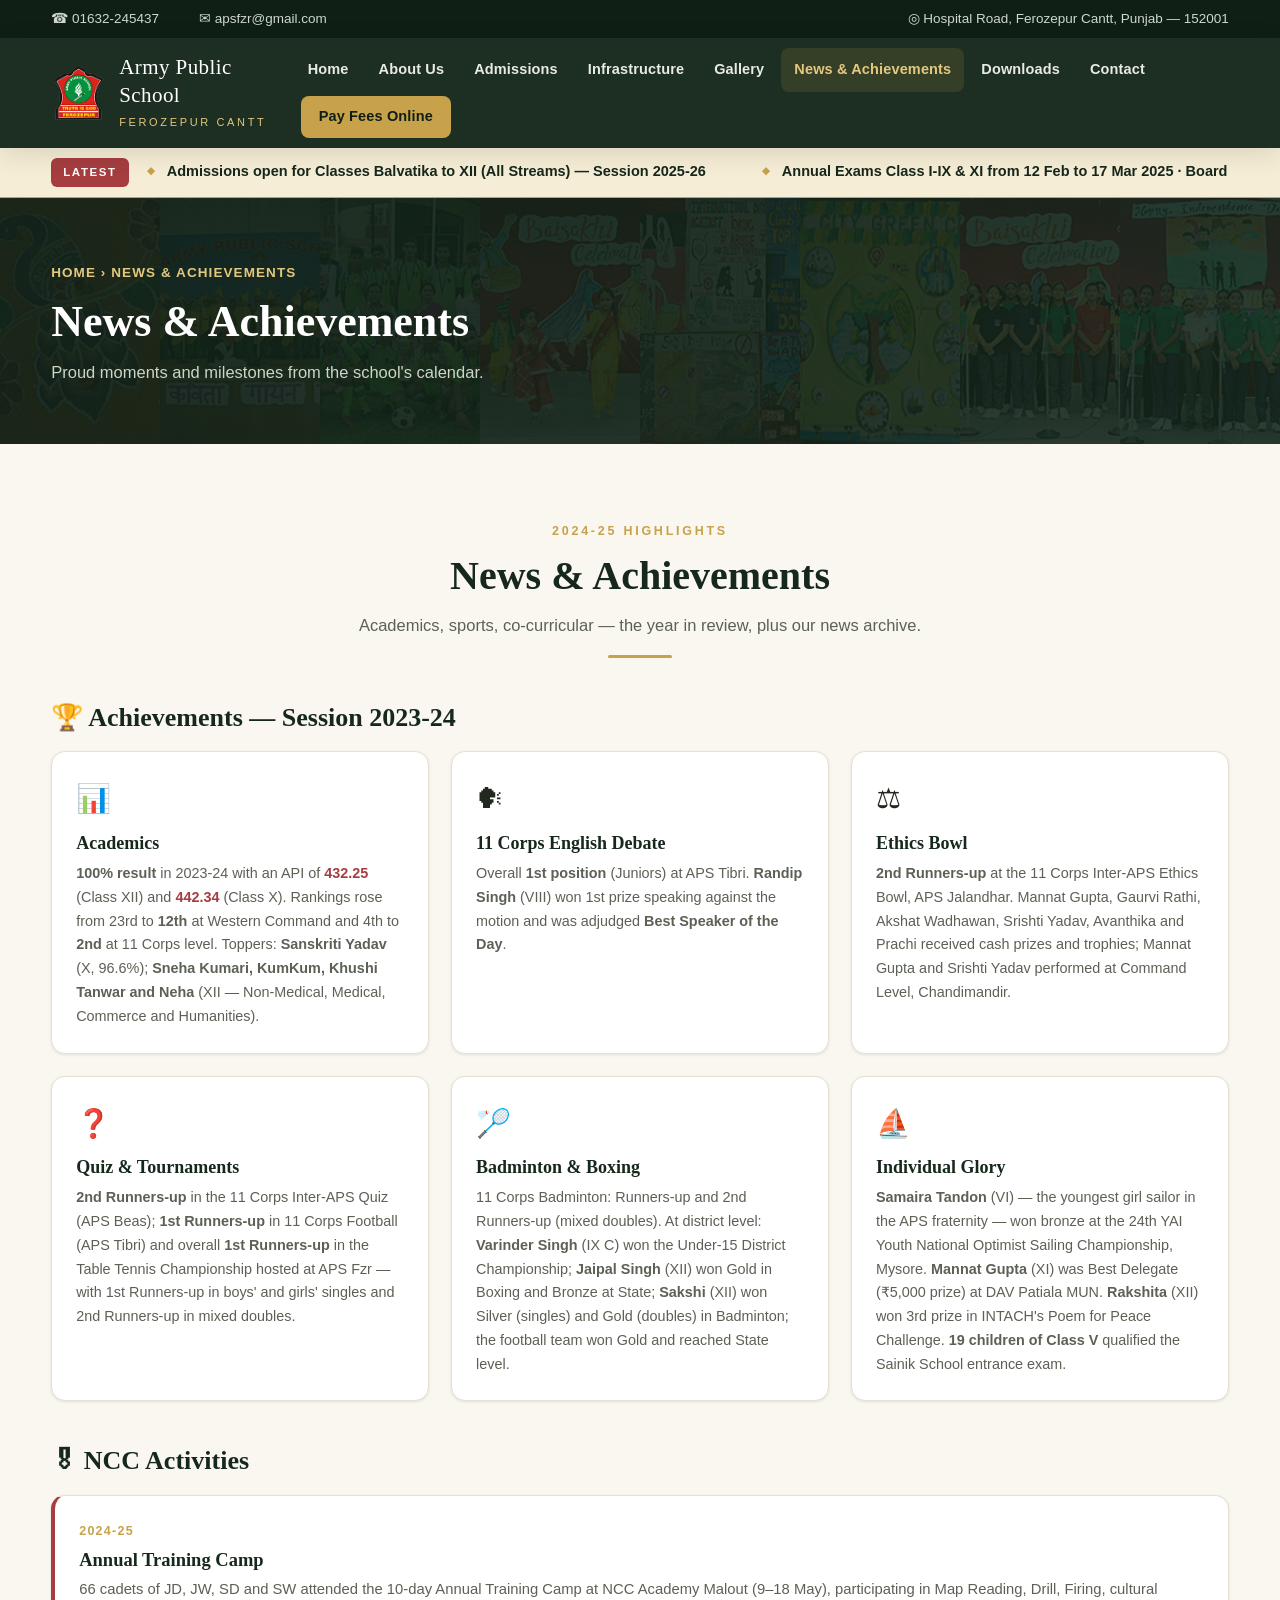
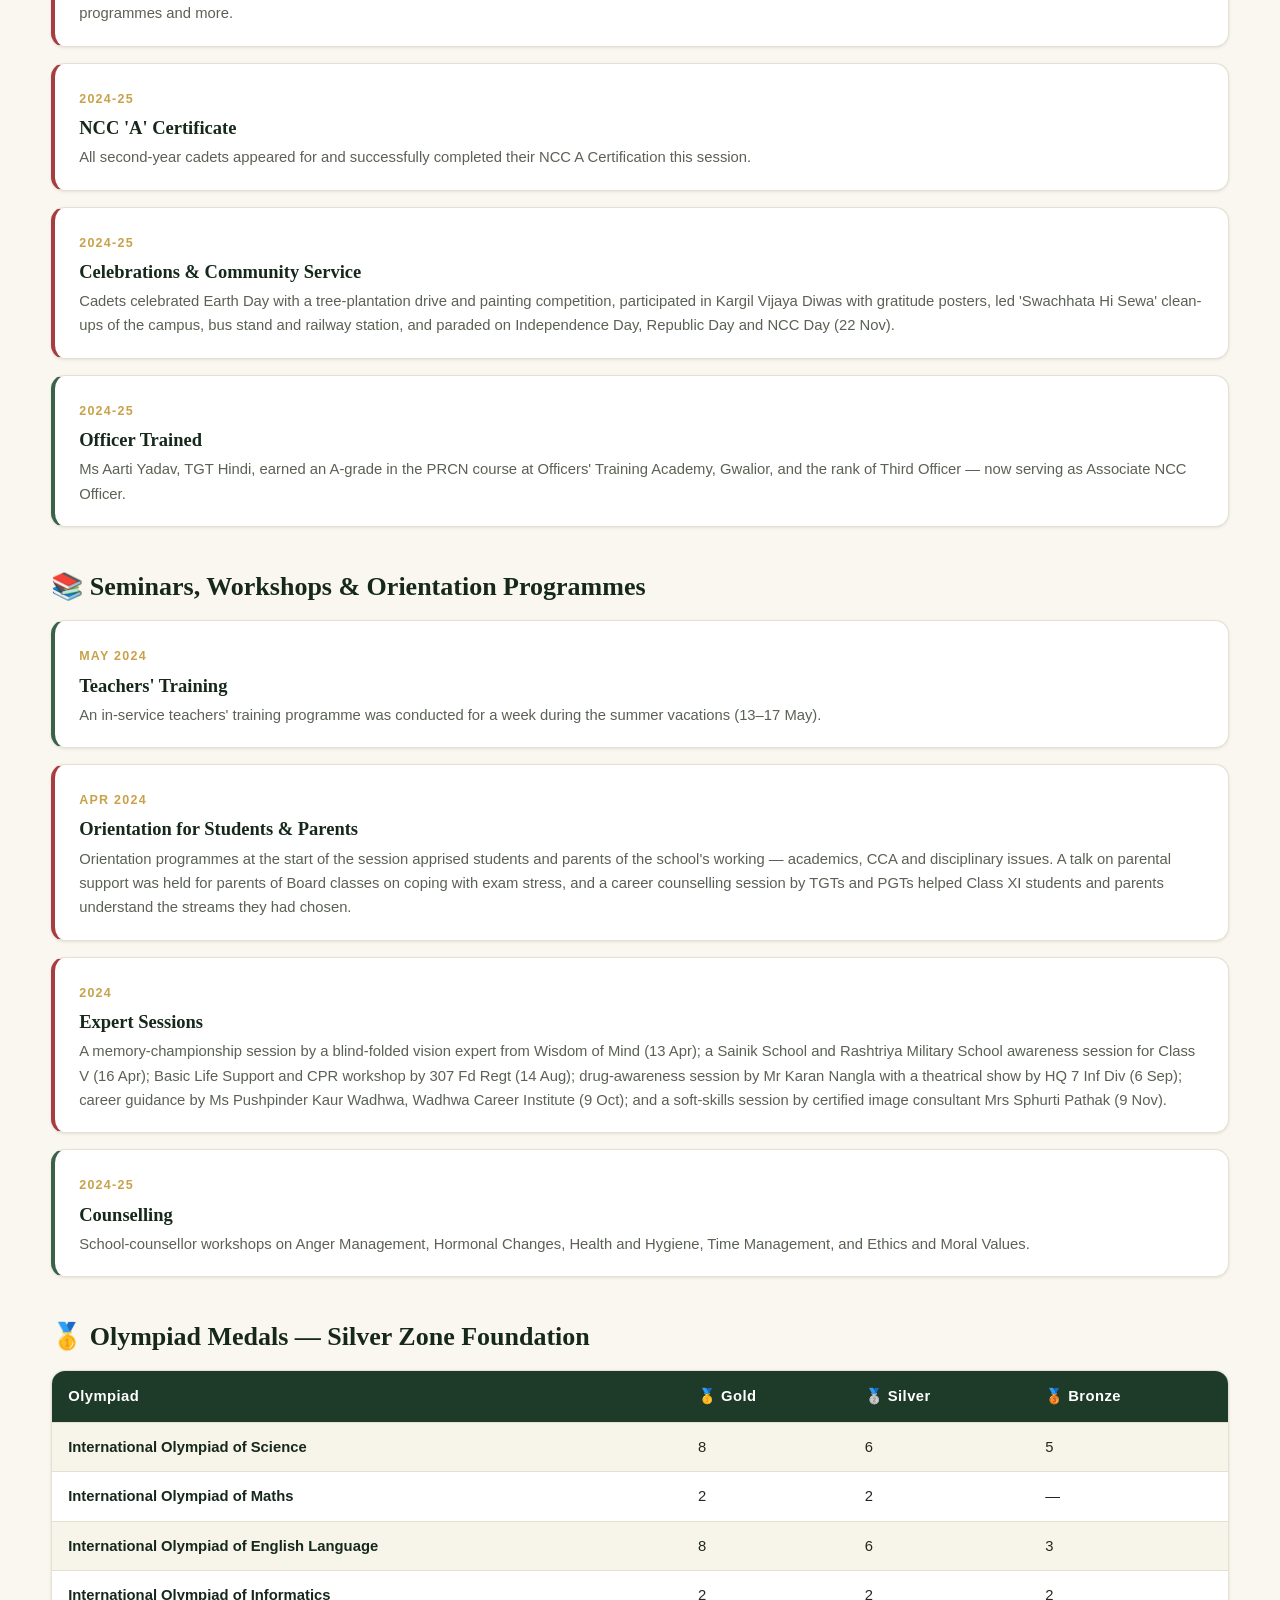
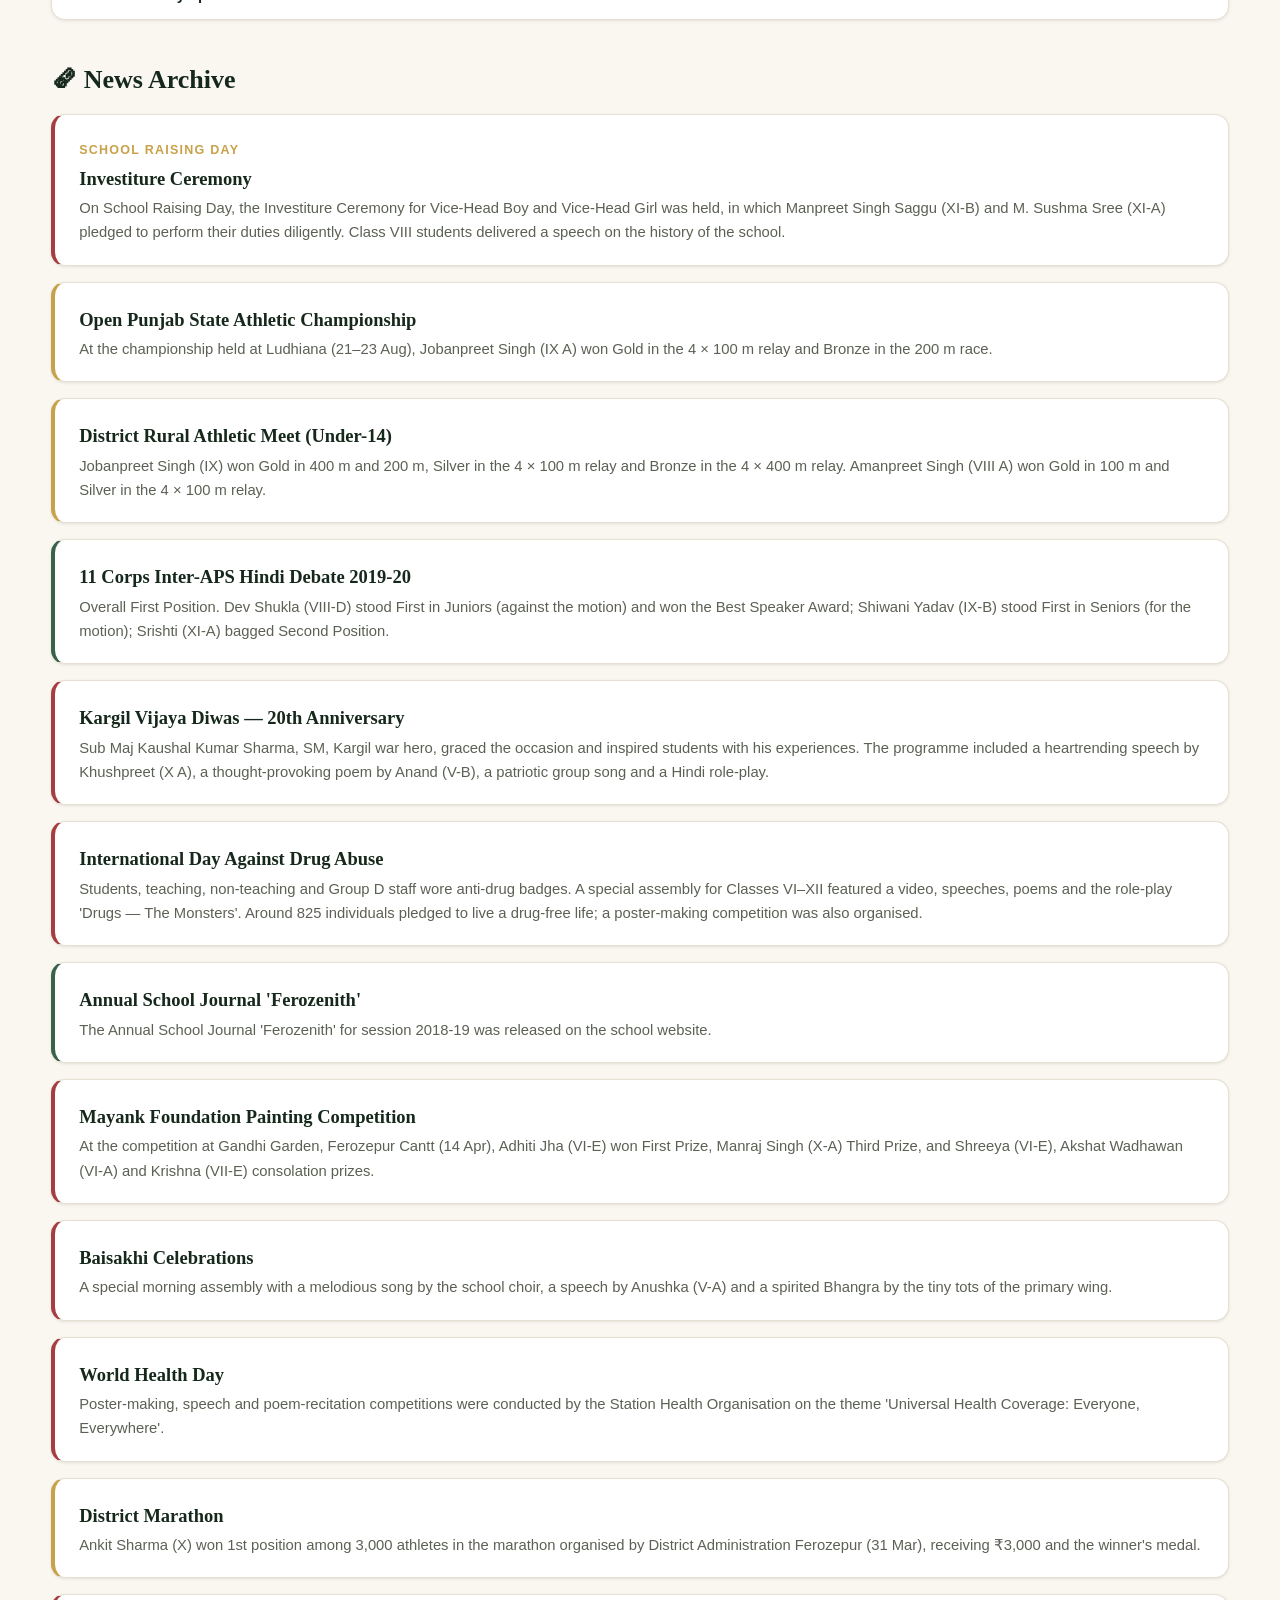
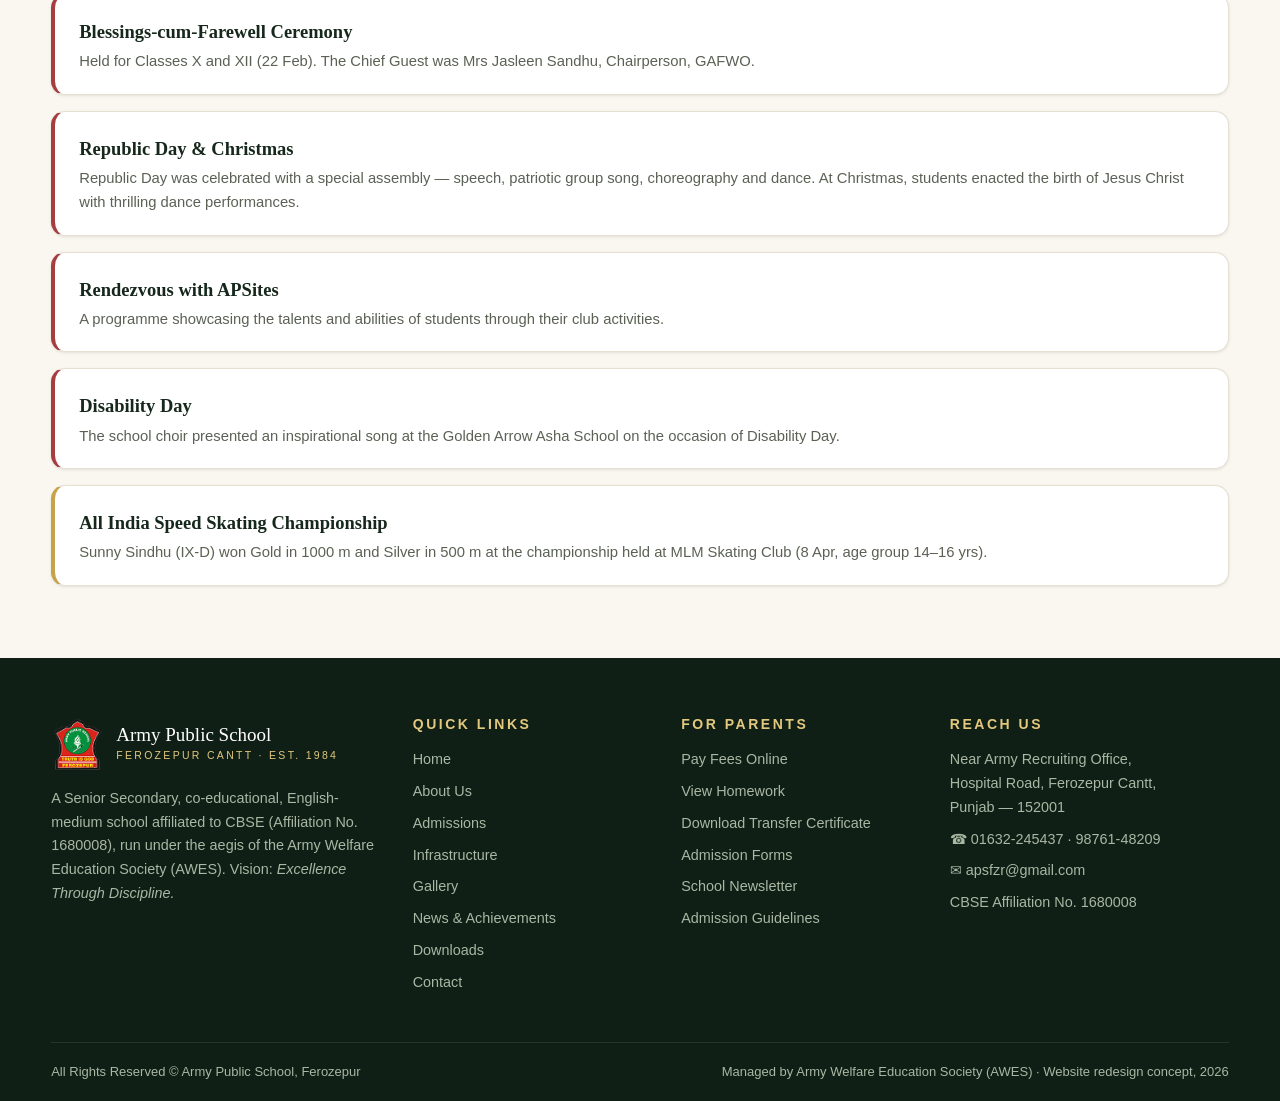
<file: news.html>
<!DOCTYPE html>
<html lang="en">
<head>
<meta charset="UTF-8">
<meta name="viewport" content="width=device-width, initial-scale=1.0">
<title>News & Achievements | Army Public School, Ferozepur</title>
<meta name="description" content="News, achievements and events at Army Public School Ferozepur - 100% board result, 11 Corps competitions, NCC, olympiads and sports.">
<link rel="icon" type="image/png" href="favicon.png">
<link rel="stylesheet" href="css/style.css">

</head>
<body>

<div class="topbar">
  <div class="container">
    <div class="contact-mini">
      <span>☎ 01632-245437</span>
      <span>✉ apsfzr@gmail.com</span>
    </div>
    <div>◎ Hospital Road, Ferozepur Cantt, Punjab &mdash; 152001</div>
  </div>
</div>

<nav class="nav-wrap">
  <div class="container nav">
    <a class="brand" href="index.html">
      <img src="images/logo.png" alt="Army Public School Ferozepur crest">
      <span>
        <span class="brand-name">Army Public School</span>
        <span class="brand-sub">Ferozepur Cantt</span>
      </span>
    </a>
    <button class="nav-toggle" aria-label="Toggle menu"><span></span><span></span><span></span></button>
    <ul class="nav-links"><a href="index.html">Home</a><a href="about.html">About Us</a><a href="admission.html">Admissions</a><a href="infrastructure.html">Infrastructure</a><a href="gallery.html">Gallery</a><a href="news.html" class="active">News & Achievements</a><a href="downloads.html">Downloads</a><a href="contact.html">Contact</a>
      <li style="display:contents;"><a class="nav-cta" href="https://www.apsdigicamp.com/" target="_blank" rel="noopener">Pay Fees Online</a></li>
    </ul>
  </div>
</nav>

<div class="ticker">
  <div class="container">
    <span class="label">Latest</span>
    <div class="items"><div class="track"><span>Admissions open for Classes Balvatika to XII (All Streams) — Session 2025-26</span><span>Annual Exams Class I-IX & XI from 12 Feb to 17 Mar 2025 &middot; Board Exams Class X & XII from 15 Feb to 01 Apr 2025</span><span>Teaching & Non-Teaching Staff Vacancies (LSB-2025) — application forms in the Downloads section</span><span>School Newsletter — February 2025 edition now available in Downloads</span><span>School achieved 100% result with API 442.34 (Class X) in CBSE 2023-24 Boards</span></div></div>
  </div>
</div>

<div class="page-head">
  <div class="mosaic"><img src="images/97.JPG" alt="School life at APS Ferozepur"><img src="images/85.JPG" alt="School life at APS Ferozepur"><img src="images/64.JPG" alt="School life at APS Ferozepur"><img src="images/121.JPG" alt="School life at APS Ferozepur"><img src="images/141.JPG" alt="School life at APS Ferozepur"><img src="images/152.JPG" alt="School life at APS Ferozepur"><img src="images/119.JPG" alt="School life at APS Ferozepur"><img src="images/159.JPG" alt="School life at APS Ferozepur"></div>
  <div class="container inner">
    <div class="breadcrumb"><a href="index.html">Home</a> &rsaquo; News & Achievements</div>
    <h1>News & Achievements</h1>
    <p>Proud moments and milestones from the school's calendar.</p>
  </div>
</div>

<section class="section">
  <div class="container">
    <div class="section-head reveal">
      <span class="kicker">2024-25 Highlights</span>
      <h2>News & Achievements</h2>
      <p>Academics, sports, co-curricular — the year in review, plus our news archive.</p>
      <div class="rule"></div>
    </div>

    <h2 class="reveal" style="font-size:26px;margin-bottom:18px;">🏆 Achievements — Session 2023-24</h2>
    <div class="ach-grid reveal" style="margin-bottom:44px;">
      <div class="ach-card"><div class="medal">📊</div><h3>Academics</h3><p><strong>100% result</strong> in 2023-24 with an API of <span class="highlight">432.25</span> (Class XII) and <span class="highlight">442.34</span> (Class X). Rankings rose from 23rd to <strong>12th</strong> at Western Command and 4th to <strong>2nd</strong> at 11 Corps level. Toppers: <strong>Sanskriti Yadav</strong> (X, 96.6%); <strong>Sneha Kumari, KumKum, Khushi Tanwar and Neha</strong> (XII — Non-Medical, Medical, Commerce and Humanities).</p></div>
      <div class="ach-card"><div class="medal">🗣</div><h3>11 Corps English Debate</h3><p>Overall <strong>1st position</strong> (Juniors) at APS Tibri. <strong>Randip Singh</strong> (VIII) won 1st prize speaking against the motion and was adjudged <strong>Best Speaker of the Day</strong>.</p></div>
      <div class="ach-card"><div class="medal">⚖</div><h3>Ethics Bowl</h3><p><strong>2nd Runners-up</strong> at the 11 Corps Inter-APS Ethics Bowl, APS Jalandhar. Mannat Gupta, Gaurvi Rathi, Akshat Wadhawan, Srishti Yadav, Avanthika and Prachi received cash prizes and trophies; Mannat Gupta and Srishti Yadav performed at Command Level, Chandimandir.</p></div>
      <div class="ach-card"><div class="medal">❓</div><h3>Quiz & Tournaments</h3><p><strong>2nd Runners-up</strong> in the 11 Corps Inter-APS Quiz (APS Beas); <strong>1st Runners-up</strong> in 11 Corps Football (APS Tibri) and overall <strong>1st Runners-up</strong> in the Table Tennis Championship hosted at APS Fzr — with 1st Runners-up in boys' and girls' singles and 2nd Runners-up in mixed doubles.</p></div>
      <div class="ach-card"><div class="medal">🏸</div><h3>Badminton & Boxing</h3><p>11 Corps Badminton: Runners-up and 2nd Runners-up (mixed doubles). At district level: <strong>Varinder Singh</strong> (IX C) won the Under-15 District Championship; <strong>Jaipal Singh</strong> (XII) won Gold in Boxing and Bronze at State; <strong>Sakshi</strong> (XII) won Silver (singles) and Gold (doubles) in Badminton; the football team won Gold and reached State level.</p></div>
      <div class="ach-card"><div class="medal">⛵</div><h3>Individual Glory</h3><p><strong>Samaira Tandon</strong> (VI) — the youngest girl sailor in the APS fraternity — won bronze at the 24th YAI Youth National Optimist Sailing Championship, Mysore. <strong>Mannat Gupta</strong> (XI) was Best Delegate (₹5,000 prize) at DAV Patiala MUN. <strong>Rakshita</strong> (XII) won 3rd prize in INTACH's Poem for Peace Challenge. <strong>19 children of Class V</strong> qualified the Sainik School entrance exam.</p></div>
    </div>

    <h2 class="reveal" style="font-size:26px;margin-bottom:18px;">🎖 NCC Activities</h2>
    <div class="news-list reveal" style="margin-bottom:44px;">
      <div class="news-item event reveal"><time>2024-25</time><h3>Annual Training Camp</h3><p>66 cadets of JD, JW, SD and SW attended the 10-day Annual Training Camp at NCC Academy Malout (9–18 May), participating in Map Reading, Drill, Firing, cultural programmes and more.</p></div>
      <div class="news-item event reveal"><time>2024-25</time><h3>NCC 'A' Certificate</h3><p>All second-year cadets appeared for and successfully completed their NCC A Certification this session.</p></div>
      <div class="news-item event reveal"><time>2024-25</time><h3>Celebrations & Community Service</h3><p>Cadets celebrated Earth Day with a tree-plantation drive and painting competition, participated in Kargil Vijaya Diwas with gratitude posters, led 'Swachhata Hi Sewa' clean-ups of the campus, bus stand and railway station, and paraded on Independence Day, Republic Day and NCC Day (22 Nov).</p></div>
      <div class="news-item academic reveal"><time>2024-25</time><h3>Officer Trained</h3><p>Ms Aarti Yadav, TGT Hindi, earned an A-grade in the PRCN course at Officers' Training Academy, Gwalior, and the rank of Third Officer — now serving as Associate NCC Officer.</p></div>
    </div>

    <h2 class="reveal" style="font-size:26px;margin-bottom:18px;">📚 Seminars, Workshops & Orientation Programmes</h2>
    <div class="news-list reveal" style="margin-bottom:44px;">
      <div class="news-item academic reveal"><time>May 2024</time><h3>Teachers' Training</h3><p>An in-service teachers' training programme was conducted for a week during the summer vacations (13–17 May).</p></div>
      <div class="news-item event reveal"><time>Apr 2024</time><h3>Orientation for Students & Parents</h3><p>Orientation programmes at the start of the session apprised students and parents of the school's working — academics, CCA and disciplinary issues. A talk on parental support was held for parents of Board classes on coping with exam stress, and a career counselling session by TGTs and PGTs helped Class XI students and parents understand the streams they had chosen.</p></div>
      <div class="news-item event reveal"><time>2024</time><h3>Expert Sessions</h3><p>A memory-championship session by a blind-folded vision expert from Wisdom of Mind (13 Apr); a Sainik School and Rashtriya Military School awareness session for Class V (16 Apr); Basic Life Support and CPR workshop by 307 Fd Regt (14 Aug); drug-awareness session by Mr Karan Nangla with a theatrical show by HQ 7 Inf Div (6 Sep); career guidance by Ms Pushpinder Kaur Wadhwa, Wadhwa Career Institute (9 Oct); and a soft-skills session by certified image consultant Mrs Sphurti Pathak (9 Nov).</p></div>
      <div class="news-item academic reveal"><time>2024-25</time><h3>Counselling</h3><p>School-counsellor workshops on Anger Management, Hormonal Changes, Health and Hygiene, Time Management, and Ethics and Moral Values.</p></div>
    </div>

    <h2 class="reveal" style="font-size:26px;margin-bottom:18px;">🥇 Olympiad Medals — Silver Zone Foundation</h2>
    <div class="table-wrap reveal" style="margin-bottom:44px;">
      <table class="data">
        <tr><th>Olympiad</th><th>🥇 Gold</th><th>🥈 Silver</th><th>🥉 Bronze</th></tr>
        <tr><td class="strong">International Olympiad of Science</td><td>8</td><td>6</td><td>5</td></tr>
        <tr><td class="strong">International Olympiad of Maths</td><td>2</td><td>2</td><td>&mdash;</td></tr>
        <tr><td class="strong">International Olympiad of English Language</td><td>8</td><td>6</td><td>3</td></tr>
        <tr><td class="strong">International Olympiad of Informatics</td><td>2</td><td>2</td><td>2</td></tr>
      </table>
    </div>

    <h2 class="reveal" style="font-size:26px;margin-bottom:18px;">🗞 News Archive</h2>
    <div class="news-list reveal">
      <div class="news-item event reveal"><time>School Raising Day</time><h3>Investiture Ceremony</h3><p>On School Raising Day, the Investiture Ceremony for Vice-Head Boy and Vice-Head Girl was held, in which Manpreet Singh Saggu (XI-B) and M. Sushma Sree (XI-A) pledged to perform their duties diligently. Class VIII students delivered a speech on the history of the school.</p></div>
      <div class="news-item sports reveal"><time></time><h3>Open Punjab State Athletic Championship</h3><p>At the championship held at Ludhiana (21–23 Aug), Jobanpreet Singh (IX A) won Gold in the 4 × 100 m relay and Bronze in the 200 m race.</p></div>
      <div class="news-item sports reveal"><time></time><h3>District Rural Athletic Meet (Under-14)</h3><p>Jobanpreet Singh (IX) won Gold in 400 m and 200 m, Silver in the 4 × 100 m relay and Bronze in the 4 × 400 m relay. Amanpreet Singh (VIII A) won Gold in 100 m and Silver in the 4 × 100 m relay.</p></div>
      <div class="news-item academic reveal"><time></time><h3>11 Corps Inter-APS Hindi Debate 2019-20</h3><p>Overall First Position. Dev Shukla (VIII-D) stood First in Juniors (against the motion) and won the Best Speaker Award; Shiwani Yadav (IX-B) stood First in Seniors (for the motion); Srishti (XI-A) bagged Second Position.</p></div>
      <div class="news-item event reveal"><time></time><h3>Kargil Vijaya Diwas — 20th Anniversary</h3><p>Sub Maj Kaushal Kumar Sharma, SM, Kargil war hero, graced the occasion and inspired students with his experiences. The programme included a heartrending speech by Khushpreet (X A), a thought-provoking poem by Anand (V-B), a patriotic group song and a Hindi role-play.</p></div>
      <div class="news-item event reveal"><time></time><h3>International Day Against Drug Abuse</h3><p>Students, teaching, non-teaching and Group D staff wore anti-drug badges. A special assembly for Classes VI–XII featured a video, speeches, poems and the role-play 'Drugs — The Monsters'. Around 825 individuals pledged to live a drug-free life; a poster-making competition was also organised.</p></div>
      <div class="news-item academic reveal"><time></time><h3>Annual School Journal 'Ferozenith'</h3><p>The Annual School Journal 'Ferozenith' for session 2018-19 was released on the school website.</p></div>
      <div class="news-item event reveal"><time></time><h3>Mayank Foundation Painting Competition</h3><p>At the competition at Gandhi Garden, Ferozepur Cantt (14 Apr), Adhiti Jha (VI-E) won First Prize, Manraj Singh (X-A) Third Prize, and Shreeya (VI-E), Akshat Wadhawan (VI-A) and Krishna (VII-E) consolation prizes.</p></div>
      <div class="news-item event reveal"><time></time><h3>Baisakhi Celebrations</h3><p>A special morning assembly with a melodious song by the school choir, a speech by Anushka (V-A) and a spirited Bhangra by the tiny tots of the primary wing.</p></div>
      <div class="news-item event reveal"><time></time><h3>World Health Day</h3><p>Poster-making, speech and poem-recitation competitions were conducted by the Station Health Organisation on the theme 'Universal Health Coverage: Everyone, Everywhere'.</p></div>
      <div class="news-item sports reveal"><time></time><h3>District Marathon</h3><p>Ankit Sharma (X) won 1st position among 3,000 athletes in the marathon organised by District Administration Ferozepur (31 Mar), receiving ₹3,000 and the winner's medal.</p></div>
      <div class="news-item event reveal"><time></time><h3>Blessings-cum-Farewell Ceremony</h3><p>Held for Classes X and XII (22 Feb). The Chief Guest was Mrs Jasleen Sandhu, Chairperson, GAFWO.</p></div>
      <div class="news-item event reveal"><time></time><h3>Republic Day & Christmas</h3><p>Republic Day was celebrated with a special assembly — speech, patriotic group song, choreography and dance. At Christmas, students enacted the birth of Jesus Christ with thrilling dance performances.</p></div>
      <div class="news-item event reveal"><time></time><h3>Rendezvous with APSites</h3><p>A programme showcasing the talents and abilities of students through their club activities.</p></div>
      <div class="news-item event reveal"><time></time><h3>Disability Day</h3><p>The school choir presented an inspirational song at the Golden Arrow Asha School on the occasion of Disability Day.</p></div>
      <div class="news-item sports reveal"><time></time><h3>All India Speed Skating Championship</h3><p>Sunny Sindhu (IX-D) won Gold in 1000 m and Silver in 500 m at the championship held at MLM Skating Club (8 Apr, age group 14–16 yrs).</p></div>
    </div>
  </div>
</section>


<footer>
  <div class="container footer-main">
    <div>
      <div class="footer-brand">
        <img src="images/logo.png" alt="APS Ferozepur crest">
        <div>
          <div class="nm">Army Public School</div>
          <div class="sub">Ferozepur Cantt &middot; Est. 1984</div>
        </div>
      </div>
      <p>A Senior Secondary, co-educational, English-medium school affiliated to CBSE (Affiliation No. 1680008), run under the aegis of the Army Welfare Education Society (AWES). Vision: <em>Excellence Through Discipline.</em></p>
    </div>
    <div>
      <h4>Quick Links</h4>
      <ul><li><a href="index.html">Home</a></li><li><a href="about.html">About Us</a></li><li><a href="admission.html">Admissions</a></li><li><a href="infrastructure.html">Infrastructure</a></li><li><a href="gallery.html">Gallery</a></li><li><a href="news.html">News & Achievements</a></li><li><a href="downloads.html">Downloads</a></li><li><a href="contact.html">Contact</a></li></ul>
    </div>
    <div>
      <h4>For Parents</h4>
      <ul>
        <li><a href="https://www.apsdigicamp.com/" target="_blank" rel="noopener">Pay Fees Online</a></li>
        <li><a href="downloads.html#homework">View Homework</a></li>
        <li><a href="downloads.html#tc">Download Transfer Certificate</a></li>
        <li><a href="downloads.html#admission-docs">Admission Forms</a></li>
        <li><a href="downloads.html#newsletter">School Newsletter</a></li>
        <li><a href="admission.html">Admission Guidelines</a></li>
      </ul>
    </div>
    <div>
      <h4>Reach Us</h4>
      <ul>
        <li>Near Army Recruiting Office,<br>Hospital Road, Ferozepur Cantt,<br>Punjab &mdash; 152001</li>
        <li>☎ 01632-245437 &middot; 98761-48209</li>
        <li>✉ apsfzr@gmail.com</li>
        <li>CBSE Affiliation No. 1680008</li>
      </ul>
    </div>
  </div>
  <div class="container footer-bottom">
    <span>All Rights Reserved &copy; Army Public School, Ferozepur</span>
    <span>Managed by Army Welfare Education Society (AWES) &middot; Website redesign concept, 2026</span>
  </div>
</footer>
<button id="toTop" aria-label="Back to top">▲</button>
<script src="js/main.js"></script>
</body>
</html>
</file>
<file: css/style.css>
/* ==========================================================================
   Army Public School, Ferozepur — Redesigned Website
   Design system: Army olive & brass, classic serif headings, clean sans body
   ========================================================================== */

:root {
  --green-950: #0f1f15;
  --green-900: #16281c;
  --green-800: #1e3a28;
  --green-700: #2a4d36;
  --green-600: #3a6249;
  --gold: #c8a24a;
  --gold-soft: #e3c87e;
  --gold-pale: #f6edd6;
  --cream: #faf7f0;
  --paper: #ffffff;
  --ink: #23281f;
  --ink-soft: #5b6154;
  --line: #e5e0d2;
  --danger: #a63d40;
  --radius: 14px;
  --shadow-sm: 0 1px 3px rgba(20, 32, 22, 0.10);
  --shadow-md: 0 6px 24px rgba(20, 32, 22, 0.12);
  --shadow-lg: 0 18px 48px rgba(15, 31, 21, 0.22);
  --serif: Georgia, 'Times New Roman', 'Noto Serif', serif;
  --sans: -apple-system, BlinkMacSystemFont, 'Segoe UI', Roboto, 'Helvetica Neue', Arial, sans-serif;
}

* { margin: 0; padding: 0; box-sizing: border-box; }

html { scroll-behavior: smooth; }

body {
  font-family: var(--sans);
  color: var(--ink);
  background: var(--cream);
  line-height: 1.65;
  font-size: 16.5px;
  -webkit-font-smoothing: antialiased;
}

img { max-width: 100%; display: block; }
a { color: var(--green-700); text-decoration: none; }
a:hover { color: var(--gold); }

.container { width: min(1180px, 92%); margin: 0 auto; }

/* ---------- Typography ---------- */
h1, h2, h3, h4 { font-family: var(--serif); color: var(--green-900); line-height: 1.2; }

.section { padding: 72px 0; }
.section.alt { background: var(--paper); border-top: 1px solid var(--line); border-bottom: 1px solid var(--line); }

.section-head { text-align: center; max-width: 720px; margin: 0 auto 44px; }
.section-head .kicker {
  display: inline-block; font-size: 12.5px; letter-spacing: 0.22em; text-transform: uppercase;
  color: var(--gold); font-weight: 700; margin-bottom: 10px;
}
.section-head h2 { font-size: clamp(28px, 4vw, 40px); }
.section-head p { color: var(--ink-soft); margin-top: 12px; }
.section-head .rule { width: 64px; height: 3px; background: var(--gold); margin: 16px auto 0; border-radius: 2px; }

/* ---------- Top strip ---------- */
.topbar { background: var(--green-950); color: #cfd8cd; font-size: 13.5px; }
.topbar .container { display: flex; justify-content: space-between; align-items: center; gap: 16px; padding: 8px 0; flex-wrap: wrap; }
.topbar a { color: var(--gold-soft); }
.topbar .contact-mini span { margin-right: 22px; white-space: nowrap; }
.topbar .contact-mini { display: flex; gap: 18px; flex-wrap: wrap; }

/* ---------- Navigation ---------- */
.nav-wrap { position: sticky; top: 0; z-index: 90; background: rgba(22, 40, 28, 0.97); backdrop-filter: blur(8px); box-shadow: var(--shadow-md); }
.nav { display: flex; align-items: center; justify-content: space-between; padding: 10px 0; gap: 18px; }
.brand { display: flex; align-items: center; gap: 14px; color: #fff; }
.brand img { width: 54px; height: auto; }
.brand .brand-name { font-family: var(--serif); font-size: 21px; line-height: 1.15; letter-spacing: 0.02em; }
.brand .brand-sub { display: block; font-family: var(--sans); font-size: 11px; letter-spacing: 0.24em; text-transform: uppercase; color: var(--gold-soft); margin-top: 3px; }
.nav-links { display: flex; align-items: center; gap: 4px; list-style: none; flex-wrap: wrap; }
.nav-links a {
  color: #e8ecdf; font-size: 14.5px; font-weight: 600; padding: 10px 13px; border-radius: 8px;
  letter-spacing: 0.01em;
}
.nav-links a:hover { background: rgba(200, 162, 74, 0.16); color: var(--gold-soft); }
.nav-links a.active { color: var(--gold-soft); background: rgba(200, 162, 74, 0.14); }
.nav-cta {
  background: var(--gold); color: var(--green-950) !important; padding: 9px 18px !important;
  border-radius: 999px; font-weight: 700 !important; margin-left: 6px;
}
.nav-cta:hover { background: var(--gold-soft); }
.nav-toggle { display: none; background: none; border: 0; cursor: pointer; padding: 8px; }
.nav-toggle span { display: block; width: 24px; height: 2.6px; background: #fff; margin: 5px 0; border-radius: 2px; transition: 0.25s; }

/* ---------- Hero ---------- */
.hero { position: relative; background: var(--green-900); color: #fff; overflow: hidden; }
.hero-mosaic {
  display: grid; grid-template-columns: repeat(6, 1fr); grid-auto-flow: dense;
  position: absolute; inset: 0; opacity: 0.30; filter: saturate(0.85);
}
.hero-mosaic img { width: 100%; height: 100%; object-fit: cover; }
.hero-inner { position: relative; z-index: 2; padding: 108px 0 116px; text-align: center; }
.hero::after { content: ""; position: absolute; inset: 0; background: radial-gradient(ellipse at 50% 45%, rgba(15,31,21,0.60), rgba(15,31,21,0.22) 75%); }
.hero .badge {
  display: inline-flex; align-items: center; gap: 10px; background: rgba(200, 162, 74, 0.15);
  border: 1px solid rgba(200, 162, 74, 0.45); color: var(--gold-soft);
  padding: 7px 16px; border-radius: 999px; font-size: 13px; letter-spacing: 0.14em; text-transform: uppercase; font-weight: 700;
}
.hero h1 { color: #fff; font-size: clamp(34px, 6vw, 58px); margin: 22px 0 10px; text-shadow: 0 2px 18px rgba(0,0,0,0.35); }
.hero h1 em { color: var(--gold-soft); font-style: normal; }
.hero .tagline { font-family: var(--serif); font-style: italic; font-size: clamp(17px, 2.4vw, 22px); color: #dfe6d5; }
.hero p.lead { max-width: 640px; margin: 18px auto 0; color: #c9d3c2; font-size: 17px; }
.hero-actions { margin-top: 34px; display: flex; gap: 14px; justify-content: center; flex-wrap: wrap; }

/* ---------- Buttons ---------- */
.btn {
  display: inline-flex; align-items: center; gap: 9px; padding: 13px 26px; border-radius: 999px;
  font-weight: 700; font-size: 15.5px; letter-spacing: 0.02em; cursor: pointer; border: 2px solid transparent;
  transition: transform 0.15s ease, box-shadow 0.15s ease, background 0.15s ease;
}
.btn:hover { transform: translateY(-2px); box-shadow: var(--shadow-md); }
.btn-gold { background: var(--gold); color: var(--green-950); }
.btn-gold:hover { background: var(--gold-soft); color: var(--green-950); }
.btn-ghost { border-color: rgba(255,255,255,0.55); color: #fff; }
.btn-ghost:hover { background: rgba(255,255,255,0.12); color: #fff; }
.btn-green { background: var(--green-800); color: #fff; }
.btn-green:hover { background: var(--green-700); color: #fff; }
.btn-outline { border-color: var(--green-800); color: var(--green-800); }
.btn-outline:hover { background: var(--green-800); color: #fff; }

/* ---------- Ticker ---------- */
.ticker { background: var(--gold-pale); border-bottom: 1px solid var(--gold); overflow: hidden; }
.ticker .container { display: flex; align-items: center; gap: 18px; padding: 10px 0; }
.ticker .label { background: var(--danger); color: #fff; font-size: 11.5px; font-weight: 800; letter-spacing: 0.14em; text-transform: uppercase; padding: 5px 12px; border-radius: 6px; white-space: nowrap; }
.ticker .items { overflow: hidden; flex: 1; position: relative; height: 26px; }
.ticker .track { display: flex; gap: 56px; white-space: nowrap; position: absolute; animation: tick 38s linear infinite; font-size: 14.5px; color: var(--green-900); font-weight: 600; }
.ticker .track span::before { content: "◆"; color: var(--gold); margin-right: 12px; font-size: 10px; vertical-align: 2px; }
@keyframes tick { from { transform: translateX(60%); } to { transform: translateX(-100%); } }

/* ---------- Quick actions ---------- */
.quick { margin-top: -58px; position: relative; z-index: 5; }
.quick-grid { display: grid; grid-template-columns: repeat(4, 1fr); gap: 18px; }
.quick-card {
  background: var(--paper); border-radius: var(--radius); padding: 26px 22px; text-align: center;
  box-shadow: var(--shadow-md); border-top: 4px solid var(--gold); transition: transform 0.18s ease, box-shadow 0.18s ease;
}
.quick-card:hover { transform: translateY(-6px); box-shadow: var(--shadow-lg); }
.quick-card .ico { font-size: 30px; }
.quick-card h3 { font-size: 18.5px; margin: 10px 0 6px; }
.quick-card p { font-size: 14px; color: var(--ink-soft); }

/* ---------- Stats ---------- */
.stats { background: var(--green-800); color: #fff; padding: 54px 0; position: relative; overflow: hidden; }
.stats::before {
  content: ""; position: absolute; inset: 0; opacity: 0.06;
  background-image: repeating-linear-gradient(45deg, #fff 0 2px, transparent 2px 26px);
}
.stats-grid { display: grid; grid-template-columns: repeat(5, 1fr); gap: 20px; text-align: center; position: relative; }
.stat .num { font-family: var(--serif); font-size: clamp(30px, 3.6vw, 44px); color: var(--gold-soft); font-weight: 700; }
.stat .lbl { font-size: 13px; letter-spacing: 0.14em; text-transform: uppercase; color: #d7e0d0; margin-top: 4px; }

/* ---------- Cards / features ---------- */
.grid-3 { display: grid; grid-template-columns: repeat(3, 1fr); gap: 26px; }
.grid-2 { display: grid; grid-template-columns: repeat(2, 1fr); gap: 26px; }
.grid-4 { display: grid; grid-template-columns: repeat(4, 1fr); gap: 22px; }

.card {
  background: var(--paper); border: 1px solid var(--line); border-radius: var(--radius); overflow: hidden;
  box-shadow: var(--shadow-sm); transition: transform 0.18s ease, box-shadow 0.18s ease; display: flex; flex-direction: column;
}
.card:hover { transform: translateY(-5px); box-shadow: var(--shadow-lg); }
.card .thumb { height: 200px; overflow: hidden; background: var(--green-700); }
.card .thumb img { width: 100%; height: 100%; object-fit: cover; transition: transform 0.35s ease; }
.card:hover .thumb img { transform: scale(1.06); }
.card .body { padding: 20px 22px 24px; flex: 1; display: flex; flex-direction: column; }
.card h3 { font-size: 19px; margin-bottom: 8px; }
.card p { font-size: 14.6px; color: var(--ink-soft); flex: 1; }
.card .more { margin-top: 14px; font-weight: 700; font-size: 14px; letter-spacing: 0.04em; }

.vision-panel { background: var(--green-900); color: #e6ebdd; border-radius: var(--radius); padding: 36px 34px; position: relative; overflow: hidden; }
.vision-panel::after { content: "“"; position: absolute; top: -30px; right: 6px; font-family: var(--serif); font-size: 220px; color: rgba(200,162,74,0.14); }
.vision-panel h3 { color: var(--gold-soft); font-size: 15px; letter-spacing: 0.2em; text-transform: uppercase; margin-bottom: 12px; }
.vision-panel .big { font-family: var(--serif); font-size: 25px; line-height: 1.5; color: #fff; }
.vision-panel p { color: #c7d2c0; }

.aims { list-style: none; }
.aims li { display: flex; gap: 14px; padding: 15px 0; border-bottom: 1px dashed var(--line); font-size: 15.5px; }
.aims li:last-child { border-bottom: 0; }
.aims .n { flex: 0 0 34px; height: 34px; border-radius: 50%; background: var(--gold-pale); border: 1.5px solid var(--gold); color: var(--green-900); font-weight: 800; display: flex; align-items: center; justify-content: center; font-size: 14.5px; }

/* ---------- Timeline ---------- */
.timeline { position: relative; margin: 30px 0 0; padding-left: 34px; }
.timeline::before { content: ""; position: absolute; left: 10px; top: 6px; bottom: 6px; width: 2.5px; background: linear-gradient(var(--gold), var(--green-700)); border-radius: 2px; }
.tl-item { position: relative; padding: 0 0 30px 22px; }
.tl-item::before { content: ""; position: absolute; left: -30px; top: 5px; width: 15px; height: 15px; border-radius: 50%; background: var(--gold); border: 3px solid var(--cream); box-shadow: 0 0 0 2px var(--gold); }
.tl-item .year { font-family: var(--serif); font-size: 22px; color: var(--green-800); font-weight: 700; }
.tl-item p { color: var(--ink-soft); margin-top: 4px; max-width: 640px; }

/* ---------- Principal desk ---------- */
.principal { display: grid; grid-template-columns: 300px 1fr; gap: 36px; align-items: start; }
.principal .photo { background: linear-gradient(160deg, var(--green-800), var(--green-950)); border-radius: var(--radius); padding: 26px; color: #fff; text-align: center; box-shadow: var(--shadow-md); }
.principal .photo img { border-radius: 10px; margin: 0 auto 14px; }
.principal .photo .nm { font-family: var(--serif); font-size: 20px; color: var(--gold-soft); }
.principal .quote { font-family: var(--serif); font-size: 21px; line-height: 1.5; color: var(--green-900); font-style: italic; }
.signature { margin-top: 14px; font-weight: 700; color: var(--green-800); }

/* ---------- Page header (inner pages) ---------- */
.page-head { background: var(--green-900); color: #fff; padding: 64px 0 58px; position: relative; overflow: hidden; }
.page-head .mosaic { position: absolute; inset: 0; display: grid; grid-template-columns: repeat(8, 1fr); opacity: 0.18; }
.page-head .mosaic img { width: 100%; height: 100%; object-fit: cover; }
.page-head .inner { position: relative; z-index: 2; }
.page-head::after { content: ""; position: absolute; inset: 0; background: linear-gradient(120deg, rgba(15,31,21,0.72), rgba(15,31,21,0.35)); }
.page-head h1 { color: #fff; font-size: clamp(30px, 4.6vw, 44px); }
.page-head p { color: #cbd6c4; max-width: 640px; margin-top: 10px; }
.breadcrumb { font-size: 13.5px; letter-spacing: 0.08em; text-transform: uppercase; color: var(--gold-soft); font-weight: 700; margin-bottom: 12px; }
.breadcrumb a { color: var(--gold-soft); }

/* ---------- Tables ---------- */
.table-wrap { overflow-x: auto; border: 1px solid var(--line); border-radius: var(--radius); background: var(--paper); box-shadow: var(--shadow-sm); }
table.data { width: 100%; border-collapse: collapse; font-size: 14.8px; min-width: 520px; }
table.data th { background: var(--green-800); color: #fff; text-align: left; padding: 13px 16px; font-weight: 700; letter-spacing: 0.03em; }
table.data td { padding: 12px 16px; border-top: 1px solid var(--line); }
table.data tr:nth-child(even) td { background: #f7f4ea; }
table.data td.strong { font-weight: 700; color: var(--green-900); }

/* ---------- Info blocks ---------- */
.note {
  background: var(--gold-pale); border-left: 4px solid var(--gold); border-radius: 0 10px 10px 0;
  padding: 16px 20px; font-size: 15px; margin: 22px 0;
}
.note strong { color: var(--green-900); }

.facility { display: grid; grid-template-columns: 340px 1fr; gap: 30px; padding: 34px 0; border-bottom: 1px solid var(--line); align-items: start; }
.facility:last-child { border-bottom: 0; }
.facility .fimg { border-radius: var(--radius); overflow: hidden; box-shadow: var(--shadow-md); background: var(--green-700); }
.facility .fimg img { width: 100%; height: 250px; object-fit: cover; }
.facility h3 { font-size: 23px; margin-bottom: 10px; display: flex; align-items: center; gap: 10px; }
.facility h3 .fi { width: 38px; height: 38px; flex: 0 0 38px; border-radius: 10px; background: var(--gold-pale); display: inline-flex; align-items: center; justify-content: center; font-size: 19px; }
.facility p, .facility li { color: var(--ink-soft); font-size: 15.2px; }
.facility ul { padding-left: 20px; margin-top: 8px; }
.facility ul li { margin: 4px 0; }
.facility .rev { grid-template-columns: 1fr 340px; }
.facility .rev .fimg { order: 2; }

/* ---------- Achievements ---------- */
.ach-grid { display: grid; grid-template-columns: repeat(3, 1fr); gap: 22px; }
.ach-card { background: var(--paper); border: 1px solid var(--line); border-radius: var(--radius); padding: 24px; box-shadow: var(--shadow-sm); transition: transform 0.18s; }
.ach-card:hover { transform: translateY(-4px); box-shadow: var(--shadow-md); }
.ach-card .medal { font-size: 28px; }
.ach-card h3 { font-size: 18px; margin: 10px 0 8px; }
.ach-card p { font-size: 14.4px; color: var(--ink-soft); }
.ach-card .highlight { color: var(--danger); font-weight: 700; }

/* ---------- News ---------- */
.news-list { display: grid; gap: 16px; }
.news-item { background: var(--paper); border: 1px solid var(--line); border-radius: var(--radius); padding: 20px 24px; box-shadow: var(--shadow-sm); }
.news-item time { font-size: 12.5px; color: var(--gold); font-weight: 800; letter-spacing: 0.1em; text-transform: uppercase; }
.news-item h3 { font-size: 18.5px; margin: 6px 0; }
.news-item p { font-size: 14.8px; color: var(--ink-soft); }
.news-item.sports { border-left: 4px solid var(--gold); }
.news-item.academic { border-left: 4px solid var(--green-600); }
.news-item.event { border-left: 4px solid var(--danger); }

/* ---------- Gallery ---------- */
.filter-bar { display: flex; gap: 10px; flex-wrap: wrap; justify-content: center; margin-bottom: 34px; }
.filter-btn {
  border: 1.5px solid var(--green-800); background: transparent; color: var(--green-800); font-weight: 700;
  padding: 8px 18px; border-radius: 999px; cursor: pointer; font-size: 14px; font-family: var(--sans); transition: 0.18s;
}
.filter-btn:hover { background: rgba(42, 77, 54, 0.1); }
.filter-btn.active { background: var(--green-800); color: #fff; }
.gallery-grid { columns: 4 240px; column-gap: 16px; }
.g-item { break-inside: avoid; margin-bottom: 16px; border-radius: 12px; overflow: hidden; position: relative; cursor: zoom-in; box-shadow: var(--shadow-sm); }
.g-item img { width: 100%; display: block; transition: transform 0.3s ease; }
.g-item:hover img { transform: scale(1.05); }
.g-item .cap {
  position: absolute; inset: auto 0 0 0; background: linear-gradient(transparent, rgba(15, 31, 21, 0.88));
  color: #fff; font-size: 12.5px; padding: 26px 12px 10px; opacity: 0; transition: 0.25s;
}
.g-item:hover .cap { opacity: 1; }

/* Lightbox */
.lightbox { position: fixed; inset: 0; background: rgba(10, 18, 12, 0.94); z-index: 200; display: none; align-items: center; justify-content: center; flex-direction: column; }
.lightbox.open { display: flex; }
.lightbox img { max-width: 88vw; max-height: 78vh; border-radius: 10px; box-shadow: var(--shadow-lg); }
.lightbox .lb-cap { color: #dbe4d4; margin-top: 14px; font-size: 14.5px; }
.lightbox .lb-close, .lightbox .lb-prev, .lightbox .lb-next {
  position: absolute; background: rgba(255,255,255,0.1); border: 0; color: #fff; font-size: 22px; width: 46px; height: 46px;
  border-radius: 50%; cursor: pointer; transition: 0.15s; display: flex; align-items: center; justify-content: center;
}
.lightbox .lb-close:hover, .lightbox .lb-prev:hover, .lightbox .lb-next:hover { background: var(--gold); color: var(--green-950); }
.lightbox .lb-close { top: 22px; right: 26px; }
.lightbox .lb-prev { left: 22px; top: 50%; transform: translateY(-50%); }
.lightbox .lb-next { right: 22px; top: 50%; transform: translateY(-50%); }

/* ---------- Downloads ---------- */
.dl-grid { display: grid; grid-template-columns: repeat(2, 1fr); gap: 20px; }
.dl-card { display: flex; align-items: center; gap: 18px; background: var(--paper); border: 1px solid var(--line); border-radius: var(--radius); padding: 20px 22px; box-shadow: var(--shadow-sm); transition: 0.18s; }
.dl-card:hover { transform: translateY(-3px); box-shadow: var(--shadow-md); border-color: var(--gold); }
.dl-card .fi { font-size: 26px; width: 54px; height: 54px; flex: 0 0 54px; background: var(--gold-pale); border-radius: 12px; display: flex; align-items: center; justify-content: center; }
.dl-card h3 { font-size: 17px; margin: 0; }
.dl-card p { font-size: 13.5px; color: var(--ink-soft); margin-top: 3px; }
.dl-card .go { margin-left: auto; flex-shrink: 0; }

/* ---------- Contact ---------- */
.contact-grid { display: grid; grid-template-columns: 1fr 1.2fr; gap: 34px; }
.info-card { background: var(--paper); border: 1px solid var(--line); border-radius: var(--radius); padding: 26px; box-shadow: var(--shadow-sm); }
.info-card h3 { font-size: 18px; margin-bottom: 14px; display: flex; align-items: center; gap: 9px; }
.info-card .row { display: flex; gap: 12px; padding: 10px 0; border-bottom: 1px dashed var(--line); font-size: 15px; }
.info-card .row:last-child { border-bottom: 0; }
.info-card .row .k { color: var(--ink-soft); min-width: 86px; font-weight: 600; }

form.feedback { background: var(--paper); border: 1px solid var(--line); border-radius: var(--radius); padding: 30px; box-shadow: var(--shadow-sm); }
form.feedback label { display: block; font-weight: 700; font-size: 13.5px; letter-spacing: 0.06em; text-transform: uppercase; color: var(--green-800); margin: 16px 0 7px; }
form.feedback input, form.feedback textarea, form.feedback select {
  width: 100%; border: 1.5px solid var(--line); border-radius: 10px; padding: 12px 14px; font-size: 15px; font-family: var(--sans);
  background: #fcfbf7; transition: border-color 0.15s;
}
form.feedback input:focus, form.feedback textarea:focus, form.feedback select:focus { outline: none; border-color: var(--gold); }
form.feedback .req { color: var(--danger); }
.map-frame { border-radius: var(--radius); overflow: hidden; border: 1px solid var(--line); box-shadow: var(--shadow-sm); margin-top: 26px; }
.map-frame iframe { width: 100%; height: 380px; border: 0; display: block; }

/* ---------- CTA band ---------- */
.cta-band { background: linear-gradient(120deg, var(--green-900), var(--green-700)); color: #fff; padding: 64px 0; position: relative; overflow: hidden; }
.cta-band::before { content: ""; position: absolute; inset: 0; opacity: 0.07; background-image: repeating-linear-gradient(-45deg, #fff 0 2px, transparent 2px 30px); }
.cta-band .container { position: relative; display: flex; align-items: center; justify-content: space-between; gap: 26px; flex-wrap: wrap; }
.cta-band h2 { color: #fff; font-size: clamp(24px, 3.4vw, 34px); }
.cta-band p { color: #cfdac6; margin-top: 8px; }

/* ---------- Footer ---------- */
footer { background: var(--green-950); color: #aab7a4; font-size: 14.4px; }
.footer-main { display: grid; grid-template-columns: 1.4fr 1fr 1fr 1.2fr; gap: 36px; padding: 58px 0 40px; align-items: start; }
.footer-main h4 { color: var(--gold-soft); font-size: 14px; letter-spacing: 0.18em; text-transform: uppercase; margin-bottom: 16px; font-family: var(--sans); }
.footer-main ul { list-style: none; }
.footer-main li { margin: 8px 0; }
.footer-main a { color: #aab7a4; }
.footer-main a:hover { color: var(--gold-soft); }
.footer-brand { display: flex; align-items: center; gap: 13px; margin-bottom: 14px; }
.footer-brand img { width: 52px; }
.footer-brand .nm { font-family: var(--serif); color: #fff; font-size: 19px; line-height: 1.2; }
.footer-brand .sub { font-size: 10.5px; letter-spacing: 0.22em; text-transform: uppercase; color: var(--gold-soft); }
.footer-bottom { border-top: 1px solid rgba(255,255,255,0.09); padding: 18px 0; display: flex; justify-content: space-between; gap: 14px; flex-wrap: wrap; font-size: 13px; }

/* ---------- Back to top ---------- */
#toTop {
  position: fixed; right: 24px; bottom: 24px; width: 46px; height: 46px; border-radius: 50%;
  background: var(--gold); color: var(--green-950); border: 0; font-size: 19px; cursor: pointer;
  box-shadow: var(--shadow-md); opacity: 0; pointer-events: none; transition: 0.25s; z-index: 80;
}
#toTop.show { opacity: 1; pointer-events: auto; }

/* ---------- Reveal animation ---------- */
.reveal { opacity: 0; transform: translateY(26px); transition: opacity 0.6s ease, transform 0.6s ease; }
.reveal.in { opacity: 1; transform: none; }

/* ---------- Responsive ---------- */
@media (max-width: 1020px) {
  .quick-grid { grid-template-columns: repeat(2, 1fr); }
  .stats-grid { grid-template-columns: repeat(3, 1fr); }
  .ach-grid { grid-template-columns: repeat(2, 1fr); }
  .grid-3, .grid-4 { grid-template-columns: repeat(2, 1fr); }
  .footer-main { grid-template-columns: 1fr 1fr; }
  .facility, .facility.rev { grid-template-columns: 1fr; }
  .facility .rev .fimg { order: 0; }
  .principal { grid-template-columns: 1fr; }
  .contact-grid { grid-template-columns: 1fr; }
  .dl-grid { grid-template-columns: 1fr; }
}
@media (max-width: 760px) {
  body { font-size: 15.5px; }
  .container { width: 94%; }

  /* top strip: keep only contact chips, centered */
  .topbar .container { justify-content: center; }
  .topbar .contact-mini span { font-size: 12.5px; margin-right: 14px; }
  .topbar .container > div:last-child { display: none; }

  /* navigation */
  .nav-toggle { display: block; }
  .nav { padding: 8px 0; }
  .brand img { width: 44px; }
  .brand .brand-name { font-size: 17px; }
  .brand .brand-sub { font-size: 9.5px; letter-spacing: 0.18em; }
  .nav-links {
    display: none; position: absolute; top: 100%; left: 0; right: 0; background: var(--green-950);
    flex-direction: column; align-items: stretch; padding: 10px 4%; gap: 2px; border-top: 1px solid rgba(255,255,255,0.08);
    max-height: 78vh; overflow-y: auto;
  }
  .nav-links.open { display: flex; }
  .nav-links a { padding: 12px 12px; font-size: 15px; }
  .nav-cta { margin: 8px 0 4px; text-align: center; }

  /* hero */
  .hero-inner { padding: 54px 0 72px; }
  .hero h1 { font-size: 30px; }
  .hero .tagline { font-size: 15.5px; }
  .hero p.lead { font-size: 15px; }
  .hero-actions { flex-direction: column; align-items: stretch; gap: 10px; margin-top: 26px; }
  .hero-actions .btn { justify-content: center; }

  /* quick action cards: compact 2-up */
  .quick { margin-top: -46px; }
  .quick-grid { grid-template-columns: repeat(2, 1fr); gap: 10px; }
  .quick-card { padding: 16px 10px; border-radius: 10px; }
  .quick-card .ico { font-size: 24px; }
  .quick-card h3 { font-size: 14.5px; margin: 6px 0 4px; }
  .quick-card p { font-size: 11.5px; line-height: 1.4; }

  /* content grids */
  .grid-3, .grid-4, .ach-grid { grid-template-columns: 1fr; }
  .grid-2 { grid-template-columns: 1fr; }
  .stats-grid { grid-template-columns: repeat(2, 1fr); gap: 24px 10px; }
  .stat .num { font-size: 30px; }
  .section { padding: 46px 0; }
  .section-head { margin-bottom: 28px; }
  .section-head h2 { font-size: 24px; }

  /* page headers */
  .page-head { padding: 44px 0 40px; }
  .page-head h1 { font-size: 26px; }
  .page-head p { font-size: 14.5px; margin-top: 8px; }

  /* cards & facilities */
  .card .thumb { height: 190px; }
  .facility, .facility.rev { grid-template-columns: 1fr; gap: 16px; padding: 24px 0; }
  .facility .rev .fimg { order: 0; }
  .facility .fimg img { height: 190px; }
  .vision-panel { padding: 26px 22px; }
  .vision-panel .big { font-size: 20px; }
  .principal { grid-template-columns: 1fr; }
  .principal .photo { max-width: 100%; }

  /* gallery: 2-column grid */
  .gallery-grid { columns: 2; column-gap: 10px; }
  .g-item { margin-bottom: 10px; border-radius: 9px; }
  .filter-bar { gap: 7px; }
  .filter-btn { padding: 7px 13px; font-size: 12.5px; }

  /* tables & downloads */
  table.data { font-size: 13.5px; min-width: 420px; }
  .dl-grid { grid-template-columns: 1fr; }
  .dl-card { padding: 14px 14px; gap: 12px; }
  .dl-card .fi { width: 44px; height: 44px; flex-basis: 44px; font-size: 20px; border-radius: 9px; }
  .dl-card h3 { font-size: 15px; }
  .dl-card p { font-size: 12px; }

  /* contact & misc */
  .contact-grid { grid-template-columns: 1fr; }
  .info-card, form.feedback { padding: 18px; }
  .map-frame iframe { height: 260px; }
  .cta-band { padding: 44px 0; }
  .cta-band .container { flex-direction: column; align-items: flex-start; }
  .footer-main { grid-template-columns: 1fr; gap: 26px; padding: 44px 0 30px; }
  .footer-bottom { flex-direction: column; }
  .lightbox .lb-prev { left: 8px; } .lightbox .lb-next { right: 8px; }
  .lightbox img { max-width: 94vw; }
}

@media (max-width: 400px) {
  .quick-grid { grid-template-columns: 1fr 1fr; }
  .stats-grid { grid-template-columns: repeat(2, 1fr); }
  .brand .brand-name { font-size: 15.5px; }
  .hero h1 { font-size: 26px; }
}

@media print {
  .nav-wrap, .topbar, .ticker, #toTop { display: none; }
}
</file>
